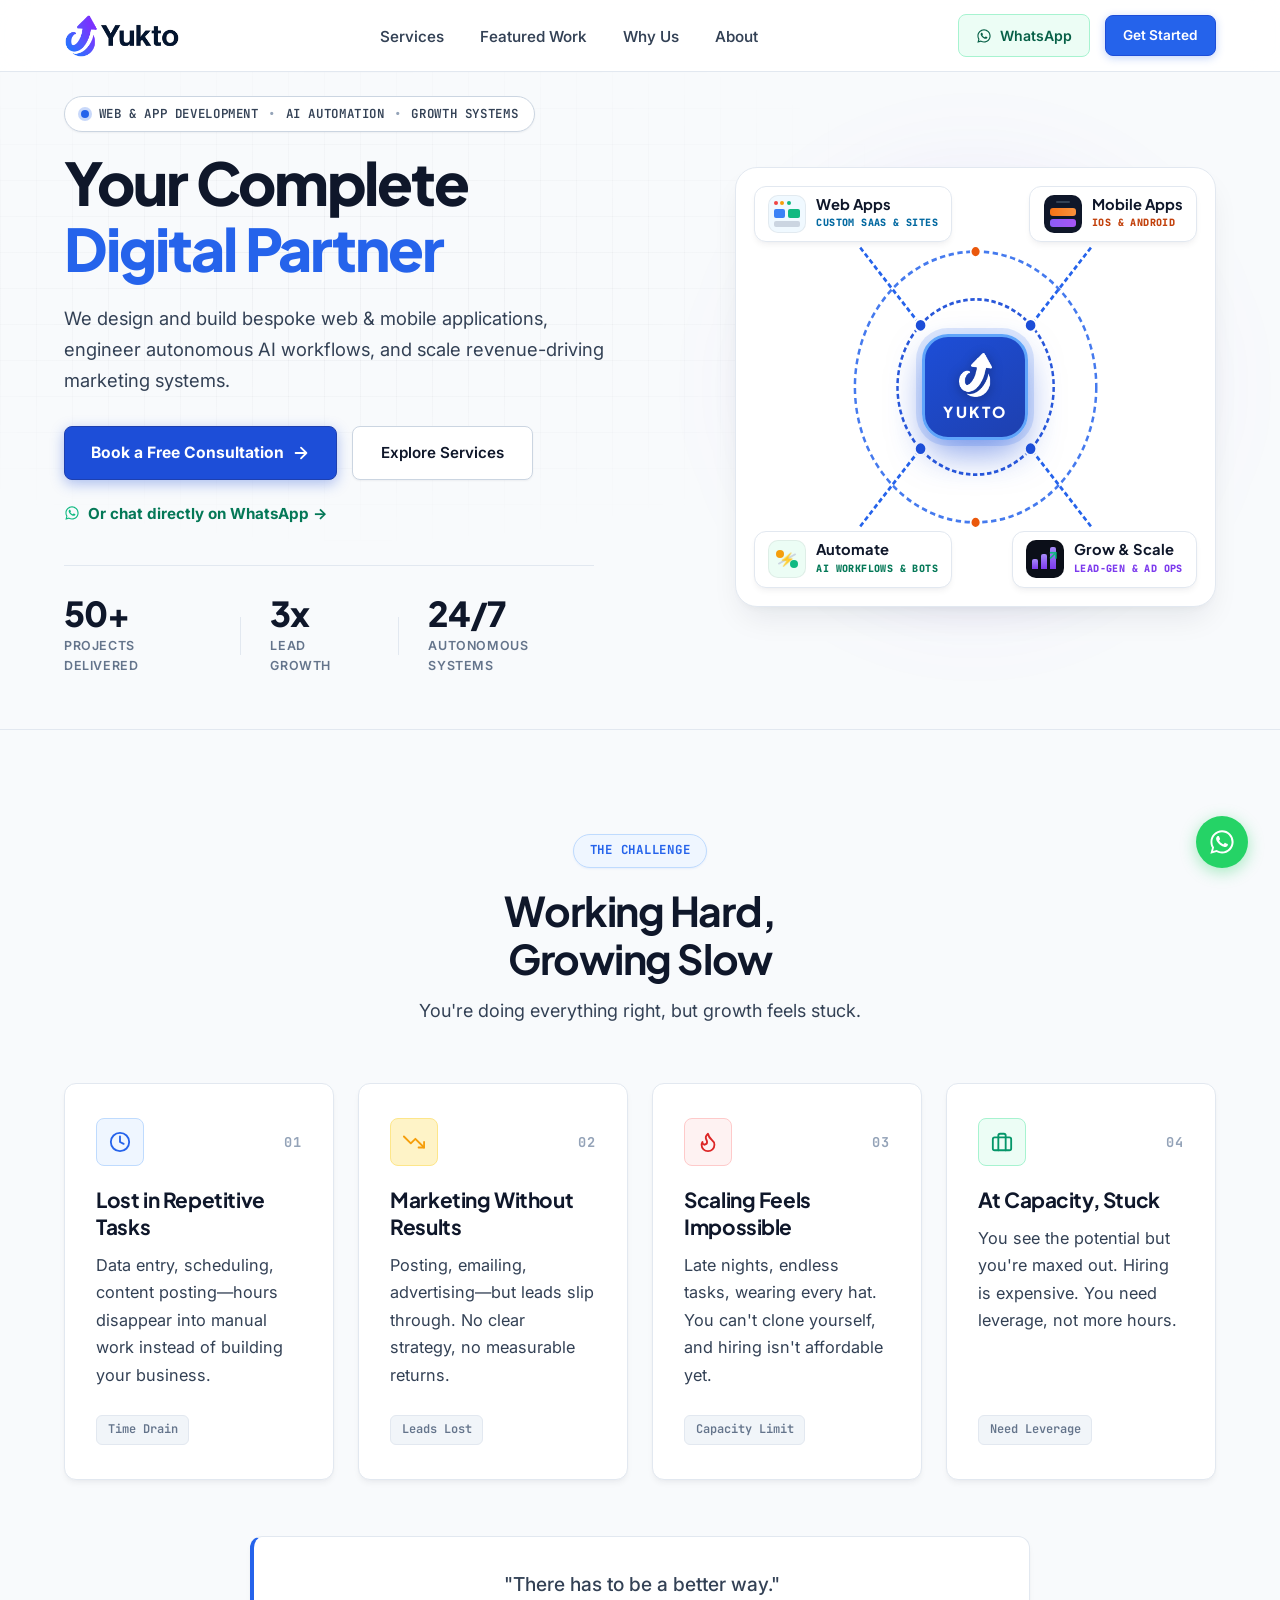
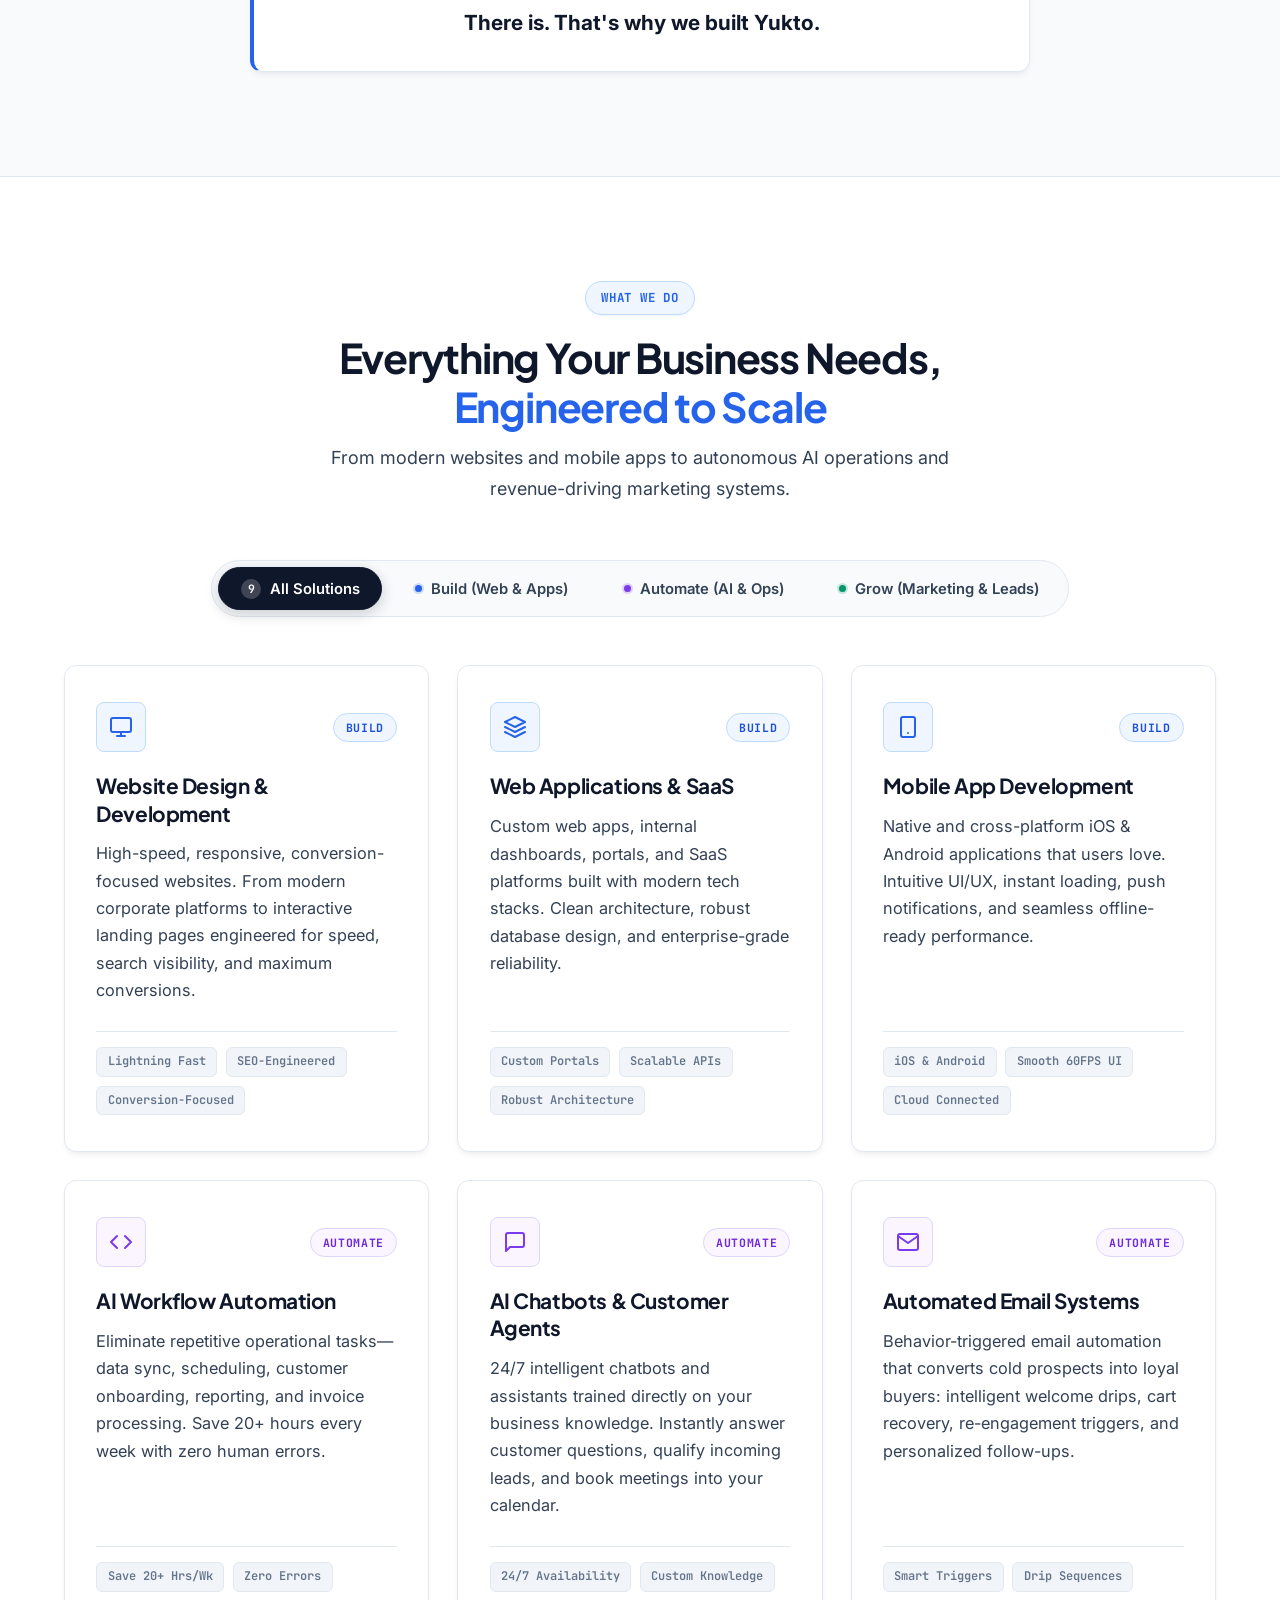
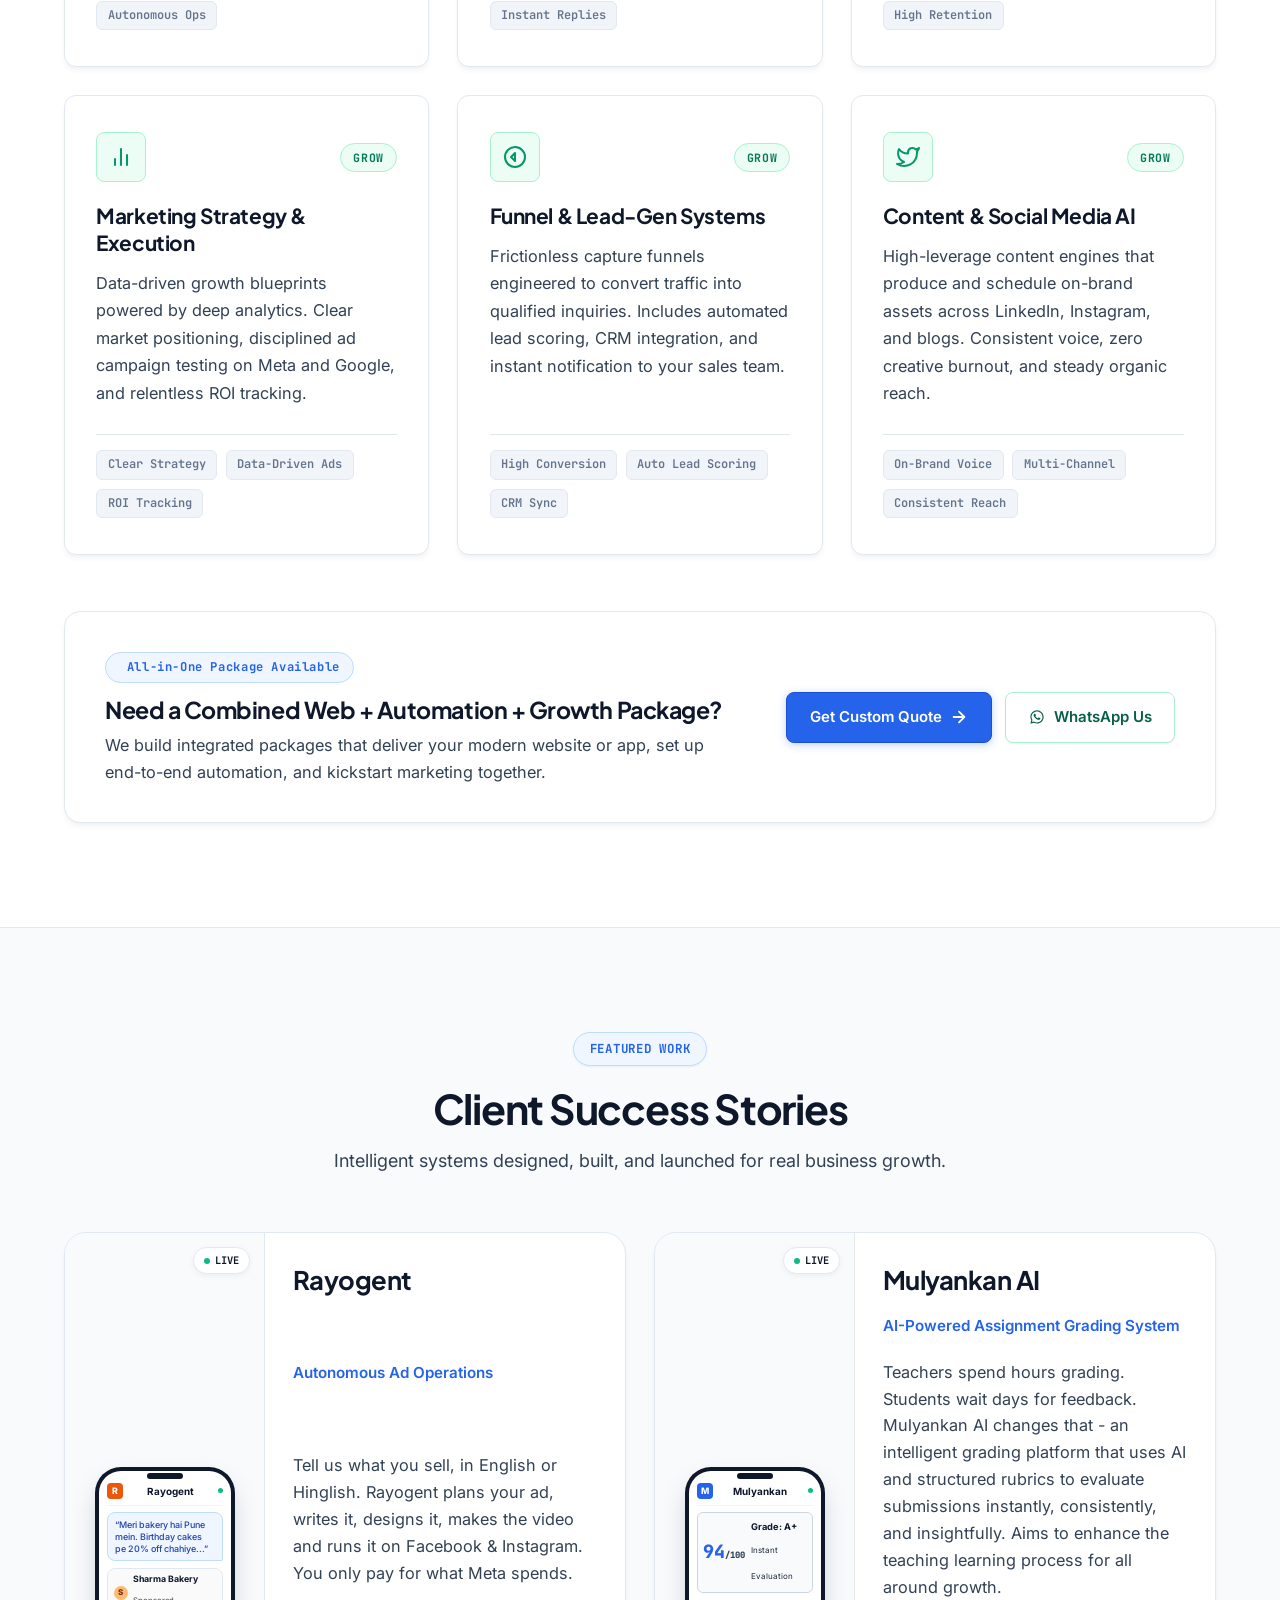
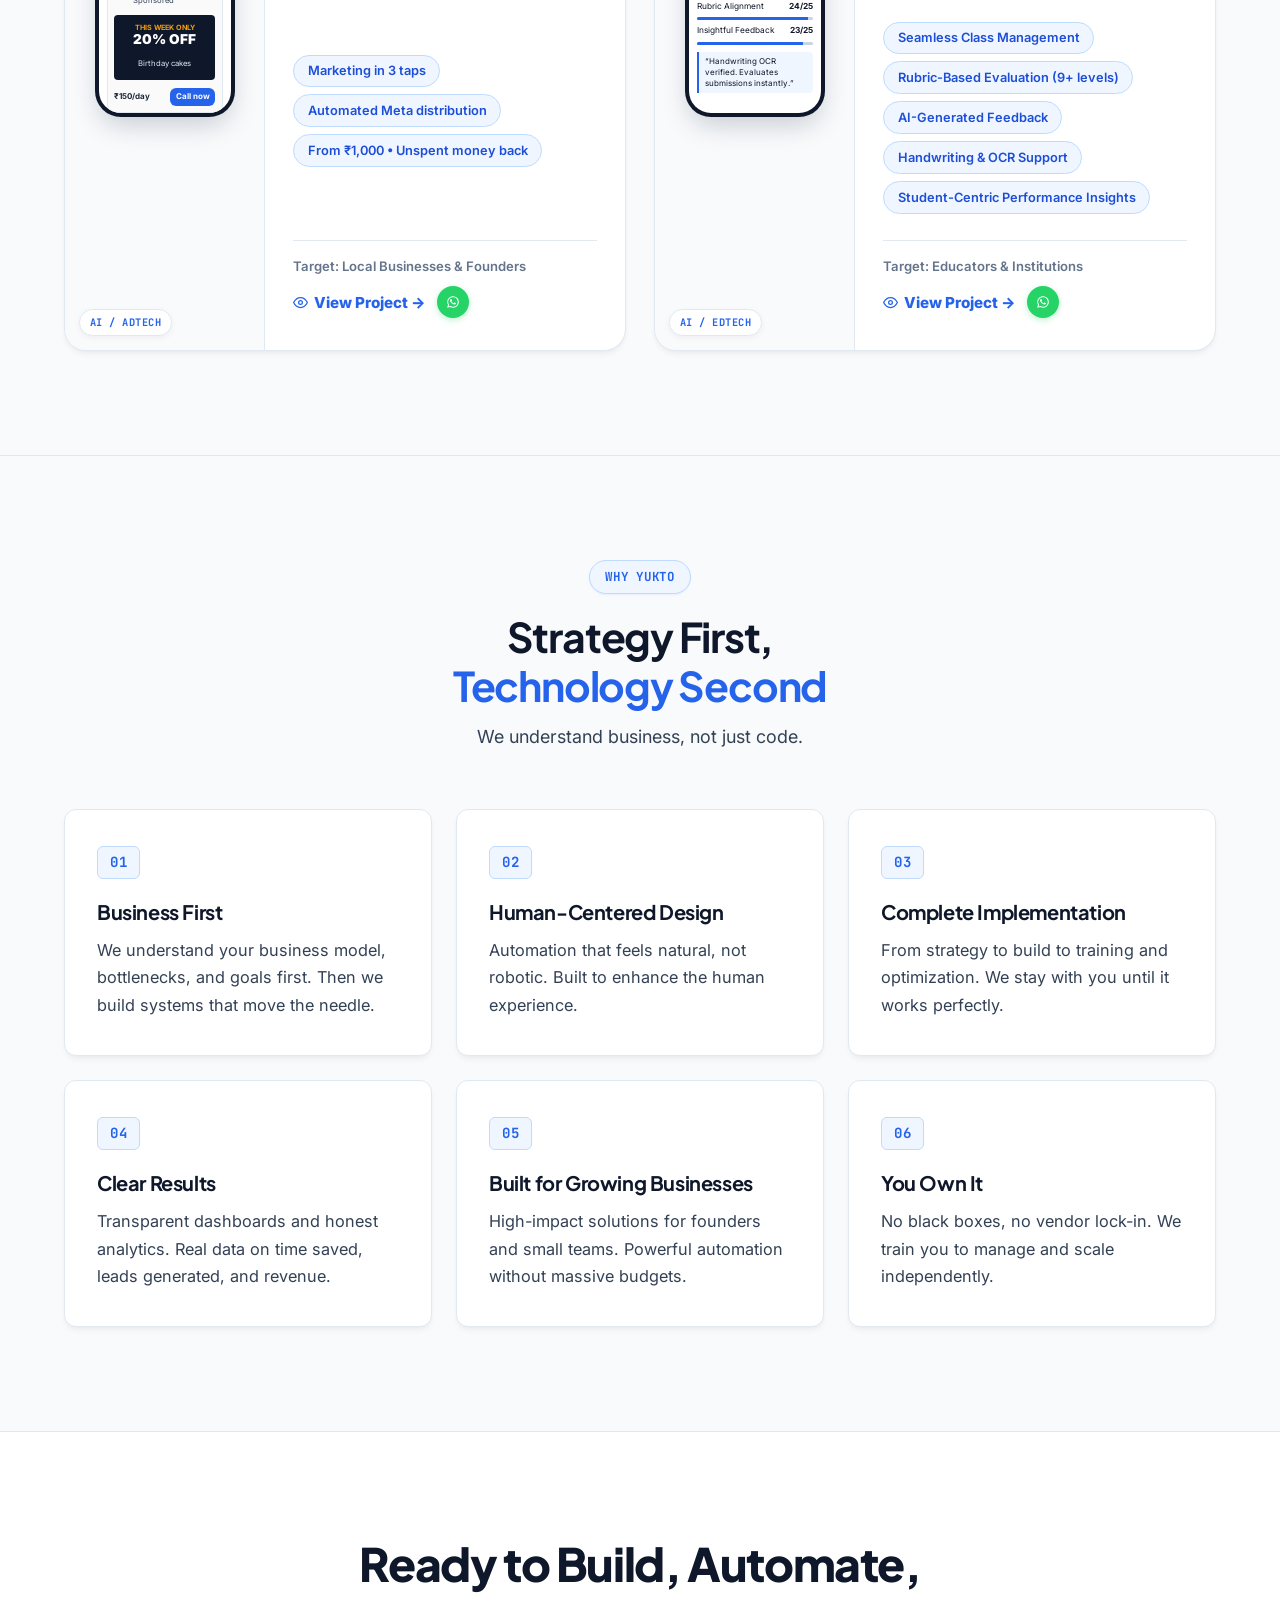
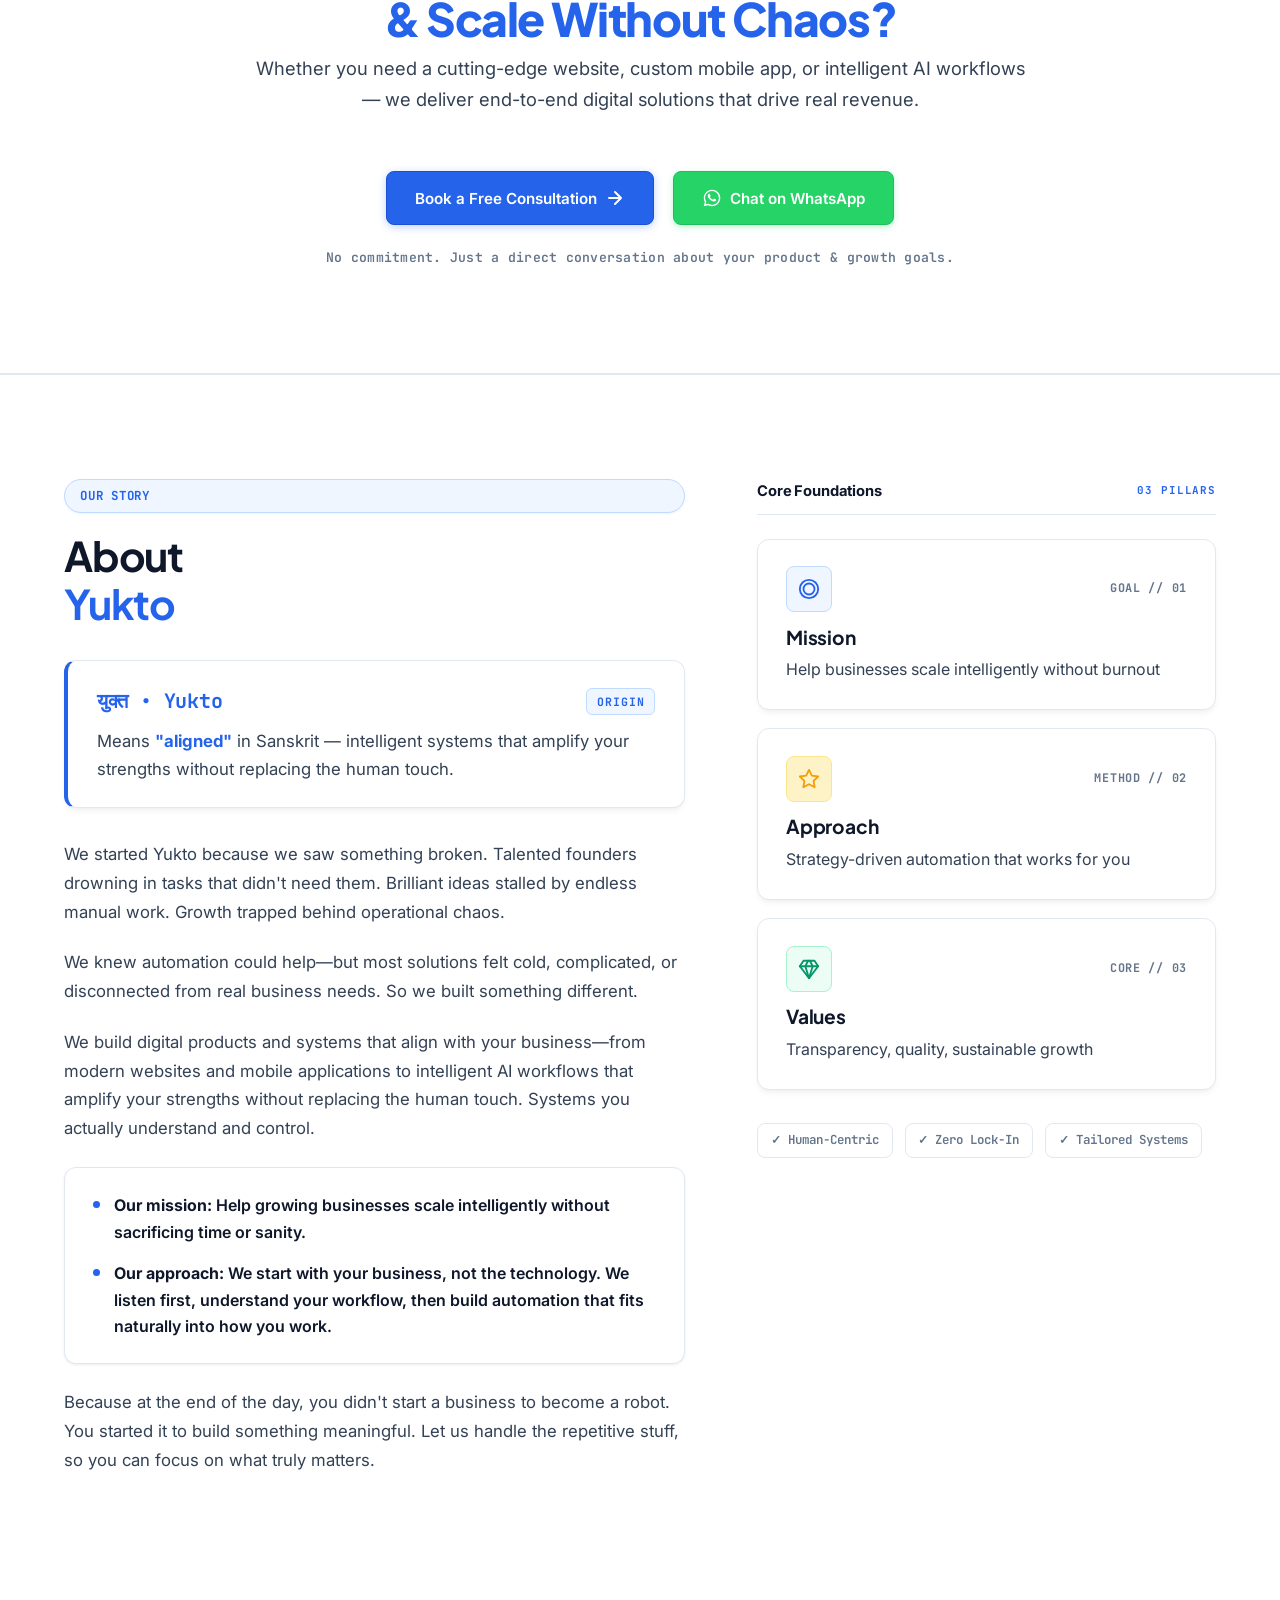
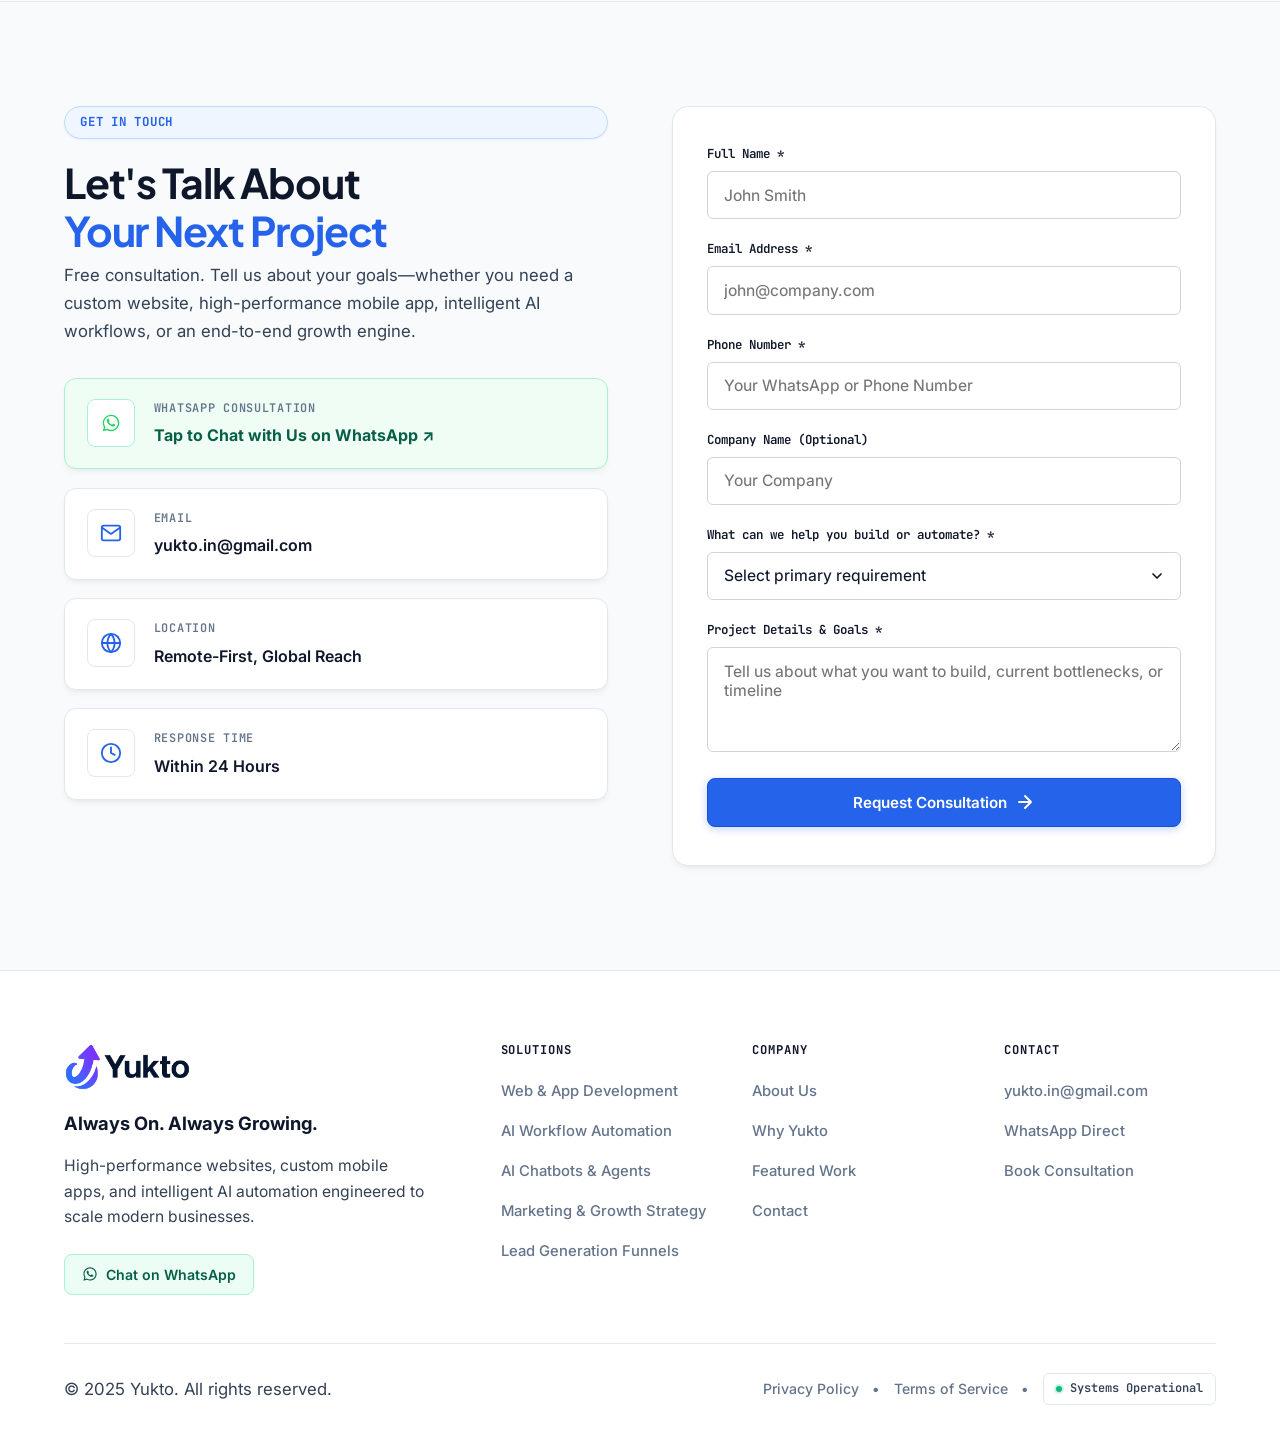
<file: index.html>
<!DOCTYPE html>
<html lang="en">
<head>
    <meta charset="UTF-8">
    <meta name="viewport" content="width=device-width, initial-scale=1.0">
    <meta name="description" content="Yukto - Web & App Development, AI Automation & Digital Marketing. Transform your business with high-performance websites, custom apps, and intelligent automated workflows.">
    <title>Yukto - Your Complete Digital Partner | Web, Apps & AI Automation</title>
    
    <!-- Design System & Modular Styles -->
    <link rel="stylesheet" href="styles.css">
    
    <!-- Typography -->
    <link rel="preconnect" href="https://fonts.googleapis.com">
    <link rel="preconnect" href="https://fonts.gstatic.com" crossorigin>
    <link href="https://fonts.googleapis.com/css2?family=Plus+Jakarta+Sans:wght@500;600;700;800&family=Inter:wght@400;500;600;700&family=JetBrains+Mono:wght@500;600;700;800&display=swap" rel="stylesheet">
</head>
<body>
<!-- Navigation -->
    <nav class="navbar">
        <div class="container">
            <div class="nav-content">
                <a href="#home" class="logo" title="Yukto">
                    <img src="yukto-logo-transparent.png" alt="Yukto Logo" class="logo-image">
                </a>
                <ul class="nav-links">
                    <li><a href="#services">Services</a></li>
                    <li><a href="#work">Featured Work</a></li>
                    <li><a href="#why-us">Why Us</a></li>
                    <li><a href="#about">About</a></li>
                    <li class="mobile-cta-item">
                        <a href="#contact" class="btn btn-primary btn-mobile-nav">Get Started</a>
                    </li>
                    <li class="mobile-cta-item">
                        <a href="https://wa.me/917379298146?text=Hi%20Yukto,%20I'd%20like%20to%20discuss%20your%20services." target="_blank" rel="noopener noreferrer" class="btn btn-whatsapp btn-mobile-nav">
                            <svg class="wa-icon-sm" viewBox="0 0 24 24" fill="currentColor">
                                <path d="M12.04 2c-5.46 0-9.91 4.45-9.91 9.91 0 1.75.46 3.45 1.32 4.95L2.05 22l5.25-1.38c1.45.79 3.08 1.21 4.74 1.21 5.46 0 9.91-4.45 9.91-9.91 0-2.65-1.03-5.14-2.9-7.01A9.82 9.82 0 0 0 12.04 2zm0 18.15c-1.49 0-2.95-.4-4.23-1.16l-.3-.18-3.14.82.84-3.06-.2-.31a8.19 8.19 0 0 1-1.26-4.35c0-4.54 3.7-8.24 8.24-8.24 2.2 0 4.27.86 5.82 2.42a8.18 8.18 0 0 1 2.41 5.83c.01 4.54-3.68 8.23-8.22 8.23zm4.52-6.57c-.25-.12-1.47-.72-1.7-.8-.23-.08-.39-.12-.56.12-.17.25-.64.8-.79.97-.14.17-.29.19-.54.07-.25-.12-1.05-.39-2-1.23-.74-.66-1.24-1.47-1.39-1.72-.14-.25-.02-.38.11-.5.11-.11.25-.29.37-.43.12-.14.17-.25.25-.41.08-.17.04-.31-.02-.43-.06-.12-.56-1.35-.77-1.85-.2-.48-.41-.42-.56-.43h-.48c-.17 0-.43.06-.66.31-.23.25-.87.85-.87 2.07 0 1.22.89 2.4 1.01 2.57.12.17 1.75 2.67 4.24 3.74.59.26 1.05.41 1.41.53.6.19 1.14.16 1.57.1.48-.07 1.47-.6 1.68-1.18.21-.58.21-1.07.15-1.18-.06-.12-.22-.19-.47-.31z"/>
                            </svg>
                            <span>WhatsApp Us</span>
                        </a>
                    </li>
                </ul>
                <div class="nav-actions">
                    <a href="https://wa.me/917379298146?text=Hi%20Yukto,%20I'd%20like%20to%20discuss%20your%20services." target="_blank" rel="noopener noreferrer" class="nav-wa-btn" title="Chat on WhatsApp">
                        <svg class="wa-icon-sm" viewBox="0 0 24 24" fill="currentColor">
                            <path d="M12.04 2c-5.46 0-9.91 4.45-9.91 9.91 0 1.75.46 3.45 1.32 4.95L2.05 22l5.25-1.38c1.45.79 3.08 1.21 4.74 1.21 5.46 0 9.91-4.45 9.91-9.91 0-2.65-1.03-5.14-2.9-7.01A9.82 9.82 0 0 0 12.04 2zm0 18.15c-1.49 0-2.95-.4-4.23-1.16l-.3-.18-3.14.82.84-3.06-.2-.31a8.19 8.19 0 0 1-1.26-4.35c0-4.54 3.7-8.24 8.24-8.24 2.2 0 4.27.86 5.82 2.42a8.18 8.18 0 0 1 2.41 5.83c.01 4.54-3.68 8.23-8.22 8.23zm4.52-6.57c-.25-.12-1.47-.72-1.7-.8-.23-.08-.39-.12-.56.12-.17.25-.64.8-.79.97-.14.17-.29.19-.54.07-.25-.12-1.05-.39-2-1.23-.74-.66-1.24-1.47-1.39-1.72-.14-.25-.02-.38.11-.5.11-.11.25-.29.37-.43.12-.14.17-.25.25-.41.08-.17.04-.31-.02-.43-.06-.12-.56-1.35-.77-1.85-.2-.48-.41-.42-.56-.43h-.48c-.17 0-.43.06-.66.31-.23.25-.87.85-.87 2.07 0 1.22.89 2.4 1.01 2.57.12.17 1.75 2.67 4.24 3.74.59.26 1.05.41 1.41.53.6.19 1.14.16 1.57.1.48-.07 1.47-.6 1.68-1.18.21-.58.21-1.07.15-1.18-.06-.12-.22-.19-.47-.31z"/>
                        </svg>
                        <span>WhatsApp</span>
                    </a>
                    <a href="#contact" class="btn btn-primary btn-nav">Get Started</a>
                </div>
                <div class="nav-mobile-controls">
                    <a href="https://wa.me/917379298146?text=Hi%20Yukto,%20I'd%20like%20to%20discuss%20your%20services." target="_blank" rel="noopener noreferrer" class="mobile-wa-icon-btn" title="Chat on WhatsApp" aria-label="WhatsApp">
                        <svg class="wa-icon-sm" viewBox="0 0 24 24" fill="currentColor">
                            <path d="M12.04 2c-5.46 0-9.91 4.45-9.91 9.91 0 1.75.46 3.45 1.32 4.95L2.05 22l5.25-1.38c1.45.79 3.08 1.21 4.74 1.21 5.46 0 9.91-4.45 9.91-9.91 0-2.65-1.03-5.14-2.9-7.01A9.82 9.82 0 0 0 12.04 2zm0 18.15c-1.49 0-2.95-.4-4.23-1.16l-.3-.18-3.14.82.84-3.06-.2-.31a8.19 8.19 0 0 1-1.26-4.35c0-4.54 3.7-8.24 8.24-8.24 2.2 0 4.27.86 5.82 2.42a8.18 8.18 0 0 1 2.41 5.83c.01 4.54-3.68 8.23-8.22 8.23zm4.52-6.57c-.25-.12-1.47-.72-1.7-.8-.23-.08-.39-.12-.56.12-.17.25-.64.8-.79.97-.14.17-.29.19-.54.07-.25-.12-1.05-.39-2-1.23-.74-.66-1.24-1.47-1.39-1.72-.14-.25-.02-.38.11-.5.11-.11.25-.29.37-.43.12-.14.17-.25.25-.41.08-.17.04-.31-.02-.43-.06-.12-.56-1.35-.77-1.85-.2-.48-.41-.42-.56-.43h-.48c-.17 0-.43.06-.66.31-.23.25-.87.85-.87 2.07 0 1.22.89 2.4 1.01 2.57.12.17 1.75 2.67 4.24 3.74.59.26 1.05.41 1.41.53.6.19 1.14.16 1.57.1.48-.07 1.47-.6 1.68-1.18.21-.58.21-1.07.15-1.18-.06-.12-.22-.19-.47-.31z"/>
                        </svg>
                    </a>
                    <button class="mobile-menu-btn" aria-label="Toggle menu">
                        <span></span>
                        <span></span>
                        <span></span>
                    </button>
                </div>
            </div>
        </div>
    </nav>

<!-- Hero Section -->
    <section class="hero" id="home">
        <div class="technical-grid-bg"></div>
        <div class="container">
            <div class="hero-split-grid">
                
                <!-- Left Column: Content & Actions -->
                <div class="hero-left-col">
                    <!-- Consolidated Pre-heading Kicker -->
                    <div class="hero-kicker">
                        <span class="kicker-pulse-dot"></span>
                        <span class="kicker-item">Web &amp; App<span class="hide-xs"> Development</span></span>
                        <span class="kicker-sep">•</span>
                        <span class="kicker-item">AI Automation</span>
                        <span class="kicker-sep">•</span>
                        <span class="kicker-item">Growth Systems</span>
                    </div>

                    <h1 class="hero-title">
                        Your Complete<br>
                        <span class="hero-accent">Digital Partner</span>
                    </h1>

                    <p class="hero-subtitle">
                        We design and build bespoke web &amp; mobile applications, engineer autonomous AI workflows, and scale revenue-driving marketing systems.
                    </p>

                    <!-- Refined Action Hierarchy (No Button Soup) -->
                    <div class="hero-cta-wrapper">
                        <div class="hero-buttons-row">
                            <a href="#contact" class="btn btn-primary btn-large btn-hero-primary">
                                <span>Book a Free Consultation</span>
                                <svg class="btn-arrow" width="18" height="18" viewBox="0 0 20 20" fill="none">
                                    <path d="M4 10H16M16 10L10 4M16 10L10 16" stroke="currentColor" stroke-width="2" stroke-linecap="round" stroke-linejoin="round"/>
                                </svg>
                            </a>
                            <a href="#services" class="btn btn-ghost btn-large">
                                Explore Services
                            </a>
                        </div>
                        <a href="https://wa.me/917379298146?text=Hi%20Yukto,%20I'd%20like%20to%20discuss%20your%20services." target="_blank" rel="noopener noreferrer" class="hero-wa-link">
                            <svg class="wa-icon-sm" viewBox="0 0 24 24" fill="currentColor">
                                <path d="M12.04 2c-5.46 0-9.91 4.45-9.91 9.91 0 1.75.46 3.45 1.32 4.95L2.05 22l5.25-1.38c1.45.79 3.08 1.21 4.74 1.21 5.46 0 9.91-4.45 9.91-9.91 0-2.65-1.03-5.14-2.9-7.01A9.82 9.82 0 0 0 12.04 2zm0 18.15c-1.49 0-2.95-.4-4.23-1.16l-.3-.18-3.14.82.84-3.06-.2-.31a8.19 8.19 0 0 1-1.26-4.35c0-4.54 3.7-8.24 8.24-8.24 2.2 0 4.27.86 5.82 2.42a8.18 8.18 0 0 1 2.41 5.83c.01 4.54-3.68 8.23-8.22 8.23zm4.52-6.57c-.25-.12-1.47-.72-1.7-.8-.23-.08-.39-.12-.56.12-.17.25-.64.8-.79.97-.14.17-.29.19-.54.07-.25-.12-1.05-.39-2-1.23-.74-.66-1.24-1.47-1.39-1.72-.14-.25-.02-.38.11-.5.11-.11.25-.29.37-.43.12-.14.17-.25.25-.41.08-.17.04-.31-.02-.43-.06-.12-.56-1.35-.77-1.85-.2-.48-.41-.42-.56-.43h-.48c-.17 0-.43.06-.66.31-.23.25-.87.85-.87 2.07 0 1.22.89 2.4 1.01 2.57.12.17 1.75 2.67 4.24 3.74.59.26 1.05.41 1.41.53.6.19 1.14.16 1.57.1.48-.07 1.47-.6 1.68-1.18.21-.58.21-1.07.15-1.18-.06-.12-.22-.19-.47-.31z"/>
                            </svg>
                            <span>Or chat directly on WhatsApp &rarr;</span>
                        </a>
                    </div>

                    <!-- Unboxed Integrated Stats Strip -->
                    <div class="hero-stats-strip">
                        <div class="hero-stat-item">
                            <div class="hero-stat-number" data-target="50" data-suffix="+">50+</div>
                            <div class="hero-stat-label">Projects Delivered</div>
                        </div>
                        <div class="hero-stat-divider"></div>
                        <div class="hero-stat-item">
                            <div class="hero-stat-number" data-target="3" data-suffix="x">3x</div>
                            <div class="hero-stat-label">Lead Growth</div>
                        </div>
                        <div class="hero-stat-divider"></div>
                        <div class="hero-stat-item">
                            <div class="hero-stat-number" data-target="24" data-suffix="/7">24/7</div>
                            <div class="hero-stat-label">Autonomous Systems</div>
                        </div>
                    </div>
                </div>

                <!-- Right Column: Connected AI Core Network Graph (Replacing the 3 cards) -->
                <div class="hero-visual-col">
                    <div class="hero-visual-glow"></div>
                    <div class="network-graph-card">
                        
                        <!-- Dotted Network Graph SVG with Concentric Rings & Connectors (540x440 No-Overlap Architecture) -->
                        <svg class="graph-network-svg" viewBox="0 0 540 440" preserveAspectRatio="none">
                            <!-- Outer dashed orbital ring (Motion Orbit) -->
                            <ellipse class="graph-ring graph-ring-outer" cx="270" cy="220" rx="136" ry="136" fill="none" stroke="#2563EB" stroke-width="2.8" stroke-dasharray="6,4" stroke-opacity="0.85" />
                            <!-- Inner dashed orbital ring (Motion Orbit) -->
                            <ellipse class="graph-ring graph-ring-inner" cx="270" cy="220" rx="88" ry="88" fill="none" stroke="#1D4ED8" stroke-width="2.8" stroke-dasharray="5,3" stroke-opacity="0.95" />
                            
                            <!-- Bold diagonal connection lines (Data Flow Motion) -->
                            <!-- Top-Left connection line -->
                            <line class="graph-stream-line" x1="140" y1="80" x2="208" y2="158" stroke="#2563EB" stroke-width="3" stroke-dasharray="5,3" stroke-opacity="1" />
                            <!-- Top-Right connection line -->
                            <line class="graph-stream-line" x1="400" y1="80" x2="332" y2="158" stroke="#2563EB" stroke-width="3" stroke-dasharray="5,3" stroke-opacity="1" />
                            <!-- Bottom-Left connection line -->
                            <line class="graph-stream-line" x1="140" y1="360" x2="208" y2="282" stroke="#2563EB" stroke-width="3" stroke-dasharray="5,3" stroke-opacity="1" />
                            <!-- Bottom-Right connection line -->
                            <line class="graph-stream-line" x1="400" y1="360" x2="332" y2="282" stroke="#2563EB" stroke-width="3" stroke-dasharray="5,3" stroke-opacity="1" />

                            <!-- 4 Large Anchor Dots with crisp white rim -->
                            <circle class="graph-anchor-dot" cx="208" cy="158" r="6.5" fill="#1D4ED8" stroke="#FFFFFF" stroke-width="2.2" />
                            <circle class="graph-anchor-dot" cx="332" cy="158" r="6.5" fill="#1D4ED8" stroke="#FFFFFF" stroke-width="2.2" />
                            <circle class="graph-anchor-dot" cx="208" cy="282" r="6.5" fill="#1D4ED8" stroke="#FFFFFF" stroke-width="2.2" />
                            <circle class="graph-anchor-dot" cx="332" cy="282" r="6.5" fill="#1D4ED8" stroke="#FFFFFF" stroke-width="2.2" />

                            <!-- Top & Bottom Accent dots on vertical axis -->
                            <circle class="graph-accent-dot" cx="270" cy="84" r="5.5" fill="#EA580C" stroke="#FFFFFF" stroke-width="1.8" />
                            <circle class="graph-accent-dot" cx="270" cy="356" r="5.5" fill="#EA580C" stroke="#FFFFFF" stroke-width="1.8" />
                        </svg>

                        <!-- Center Squircle Hub: Pure Yukto Emblem & Brand Title (No Hub Text) -->
                        <div class="network-center-hub">
                            <div class="hub-brand-icon-wrapper">
                                <img src="yukto-icon-white.png" alt="Yukto Emblem" class="hub-brand-img">
                            </div>
                            <span class="hub-core-title">YUKTO</span>
                        </div>

                        <!-- 4 Satellite Corner Nodes -->
                        <!-- Top-Left: Web Apps -->
                        <div class="network-node node-top-left">
                            <div class="node-thumb thumb-web">
                                <div class="mini-app-screen screen-web">
                                    <div class="screen-bar-dots"><span></span><span></span><span></span></div>
                                    <div class="screen-blocks-grid">
                                        <div class="block b-blue"></div>
                                        <div class="block b-green"></div>
                                        <div class="block b-wide"></div>
                                    </div>
                                </div>
                            </div>
                            <div class="node-info">
                                <div class="node-title">Web Apps</div>
                                <div class="node-tag tag-blue">CUSTOM SAAS &amp; SITES</div>
                            </div>
                        </div>

                        <!-- Top-Right: Mobile Apps -->
                        <div class="network-node node-top-right">
                            <div class="node-thumb thumb-mobile">
                                <div class="mini-app-screen screen-mobile">
                                    <div class="screen-mobile-notch"></div>
                                    <div class="screen-mobile-feed">
                                        <div class="feed-item f-orange"></div>
                                        <div class="feed-item f-purple"></div>
                                    </div>
                                </div>
                            </div>
                            <div class="node-info">
                                <div class="node-title">Mobile Apps</div>
                                <div class="node-tag tag-orange">IOS &amp; ANDROID</div>
                            </div>
                        </div>

                        <!-- Bottom-Left: Automate -->
                        <div class="network-node node-bottom-left">
                            <div class="node-thumb thumb-automate">
                                <div class="mini-app-screen screen-automate">
                                    <div class="pipeline-node p-yellow"></div>
                                    <div class="pipeline-line"></div>
                                    <div class="pipeline-node p-green"></div>
                                    <div class="pipeline-bolt">⚡</div>
                                </div>
                            </div>
                            <div class="node-info">
                                <div class="node-title">Automate</div>
                                <div class="node-tag tag-emerald">AI WORKFLOWS &amp; BOTS</div>
                            </div>
                        </div>

                        <!-- Bottom-Right: Grow & Scale -->
                        <div class="network-node node-bottom-right">
                            <div class="node-thumb thumb-grow">
                                <div class="mini-app-screen screen-grow">
                                    <div class="chart-bars">
                                        <span class="c-bar" style="height: 45%;"></span>
                                        <span class="c-bar" style="height: 70%;"></span>
                                        <span class="c-bar" style="height: 100%;"></span>
                                    </div>
                                    <div class="chart-sparkline">↗</div>
                                </div>
                            </div>
                            <div class="node-info">
                                <div class="node-title">Grow &amp; Scale</div>
                                <div class="node-tag tag-violet">LEAD-GEN &amp; AD OPS</div>
                            </div>
                        </div>

                    </div>
                </div>

            </div>
        </div>
    </section>

<!-- Problem Section -->
    <section class="problem" id="problem">
        <div class="container">
            <div class="section-header centered">
                <span class="section-tag">The Challenge</span>
                <h2 class="section-title">
                    Working Hard,<br>
                    Growing Slow
                </h2>
                <p class="section-description">
                    You're doing everything right, but growth feels stuck.
                </p>
            </div>

            <div class="problem-grid">
                <div class="problem-card">
                    <div class="problem-card-header">
                        <div class="problem-icon-wrapper cobalt">
                            <svg width="22" height="22" viewBox="0 0 24 24" fill="none" stroke="currentColor" stroke-width="2" stroke-linecap="round" stroke-linejoin="round">
                                <circle cx="12" cy="12" r="10"></circle>
                                <polyline points="12 6 12 12 16 14"></polyline>
                            </svg>
                        </div>
                        <span class="problem-card-num">01</span>
                    </div>
                    <h3>Lost in Repetitive Tasks</h3>
                    <p>
                        Data entry, scheduling, content posting—hours disappear into manual work instead of building your business.
                    </p>
                    <div class="problem-tag">Time Drain</div>
                </div>

                <div class="problem-card">
                    <div class="problem-card-header">
                        <div class="problem-icon-wrapper ochre">
                            <svg width="22" height="22" viewBox="0 0 24 24" fill="none" stroke="currentColor" stroke-width="2" stroke-linecap="round" stroke-linejoin="round">
                                <polyline points="23 18 13.5 8.5 8.5 13.5 1 6"></polyline>
                                <polyline points="17 18 23 18 23 12"></polyline>
                            </svg>
                        </div>
                        <span class="problem-card-num">02</span>
                    </div>
                    <h3>Marketing Without Results</h3>
                    <p>
                        Posting, emailing, advertising—but leads slip through. No clear strategy, no measurable returns.
                    </p>
                    <div class="problem-tag">Leads Lost</div>
                </div>

                <div class="problem-card">
                    <div class="problem-card-header">
                        <div class="problem-icon-wrapper red">
                            <svg width="22" height="22" viewBox="0 0 24 24" fill="none" stroke="currentColor" stroke-width="2" stroke-linecap="round" stroke-linejoin="round">
                                <path d="M8.5 14.5A2.5 2.5 0 0 0 11 12c0-1.38-.5-2-1-3-1.072-2.143-.224-4.054 2-6 .5 2.5 2 4.9 4 6.5 2 1.6 3 3.5 3 5.5a7 7 0 1 1-14 0c0-1.153.433-2.294 1-3a2.5 2.5 0 0 0 2.5 3z"></path>
                            </svg>
                        </div>
                        <span class="problem-card-num">03</span>
                    </div>
                    <h3>Scaling Feels Impossible</h3>
                    <p>
                        Late nights, endless tasks, wearing every hat. You can't clone yourself, and hiring isn't affordable yet.
                    </p>
                    <div class="problem-tag">Capacity Limit</div>
                </div>

                <div class="problem-card">
                    <div class="problem-card-header">
                        <div class="problem-icon-wrapper emerald">
                            <svg width="22" height="22" viewBox="0 0 24 24" fill="none" stroke="currentColor" stroke-width="2" stroke-linecap="round" stroke-linejoin="round">
                                <rect x="2" y="7" width="20" height="14" rx="2" ry="2"></rect>
                                <path d="M16 21V5a2 2 0 0 0-2-2h-4a2 2 0 0 0-2 2v16"></path>
                            </svg>
                        </div>
                        <span class="problem-card-num">04</span>
                    </div>
                    <h3>At Capacity, Stuck</h3>
                    <p>
                        You see the potential but you're maxed out. Hiring is expensive. You need leverage, not more hours.
                    </p>
                    <div class="problem-tag">Need Leverage</div>
                </div>
            </div>

            <div class="problem-callout">
                <p class="callout-text">
                    "There has to be a better way."<br>
                    <span class="callout-highlight">There is. That's why we built Yukto.</span>
                </p>
            </div>
        </div>
    </section>

<!-- Solutions / Services Section -->
    <section class="services" id="services">
        <div class="container">
            <div class="section-header centered">
                <span class="section-tag">What We Do</span>
                <h2 class="section-title">
                    Everything Your Business Needs,<br>
                    <span class="section-title-accent">Engineered to Scale</span>
                </h2>
                <p class="section-description">
                    From modern websites and mobile apps to autonomous AI operations and revenue-driving marketing systems.
                </p>
            </div>

            <!-- Category Filter Tabs -->
            <div class="services-tabs" role="tablist" aria-label="Service Categories">
                <button class="tab-btn active" data-tab="all" role="tab" aria-selected="true">
                    <span class="tab-badge-num">9</span> All Solutions
                </button>
                <button class="tab-btn" data-tab="build" role="tab" aria-selected="false">
                    <span class="tab-dot dot-cobalt"></span> Build (Web &amp; Apps)
                </button>
                <button class="tab-btn" data-tab="automate" role="tab" aria-selected="false">
                    <span class="tab-dot dot-violet"></span> Automate (AI &amp; Ops)
                </button>
                <button class="tab-btn" data-tab="grow" role="tab" aria-selected="false">
                    <span class="tab-dot dot-emerald"></span> Grow (Marketing &amp; Leads)
                </button>
            </div>

            <div class="services-grid">
                <!-- ================= BUILD PILLAR ================= -->
                <!-- Card 1: Website Design & Development -->
                <div class="service-card" data-category="build">
                    <div class="service-card-top">
                        <div class="service-icon icon-cobalt">
                            <svg width="24" height="24" viewBox="0 0 24 24" fill="none" stroke="currentColor" stroke-width="2" stroke-linecap="round" stroke-linejoin="round">
                                <rect x="2" y="3" width="20" height="14" rx="2" ry="2"></rect>
                                <line x1="8" y1="21" x2="16" y2="21"></line>
                                <line x1="12" y1="17" x2="12" y2="21"></line>
                            </svg>
                        </div>
                        <span class="service-pillar-pill pillar-build">BUILD</span>
                    </div>
                    <h3>Website Design &amp; Development</h3>
                    <p>
                        High-speed, responsive, conversion-focused websites. From modern corporate platforms to interactive landing pages engineered for speed, search visibility, and maximum conversions.
                    </p>
                    <div class="service-benefits">
                        <span class="benefit-tag">Lightning Fast</span>
                        <span class="benefit-tag">SEO-Engineered</span>
                        <span class="benefit-tag">Conversion-Focused</span>
                    </div>
                </div>

                <!-- Card 2: Custom Web Applications & SaaS -->
                <div class="service-card" data-category="build">
                    <div class="service-card-top">
                        <div class="service-icon icon-cobalt">
                            <svg width="24" height="24" viewBox="0 0 24 24" fill="none" stroke="currentColor" stroke-width="2" stroke-linecap="round" stroke-linejoin="round">
                                <polygon points="12 2 2 7 12 12 22 7 12 2"></polygon>
                                <polyline points="2 17 12 22 22 17"></polyline>
                                <polyline points="2 12 12 17 22 12"></polyline>
                            </svg>
                        </div>
                        <span class="service-pillar-pill pillar-build">BUILD</span>
                    </div>
                    <h3>Web Applications &amp; SaaS</h3>
                    <p>
                        Custom web apps, internal dashboards, portals, and SaaS platforms built with modern tech stacks. Clean architecture, robust database design, and enterprise-grade reliability.
                    </p>
                    <div class="service-benefits">
                        <span class="benefit-tag">Custom Portals</span>
                        <span class="benefit-tag">Scalable APIs</span>
                        <span class="benefit-tag">Robust Architecture</span>
                    </div>
                </div>

                <!-- Card 3: Mobile App Development -->
                <div class="service-card" data-category="build">
                    <div class="service-card-top">
                        <div class="service-icon icon-cobalt">
                            <svg width="24" height="24" viewBox="0 0 24 24" fill="none" stroke="currentColor" stroke-width="2" stroke-linecap="round" stroke-linejoin="round">
                                <rect x="5" y="2" width="14" height="20" rx="2" ry="2"></rect>
                                <line x1="12" y1="18" x2="12.01" y2="18"></line>
                            </svg>
                        </div>
                        <span class="service-pillar-pill pillar-build">BUILD</span>
                    </div>
                    <h3>Mobile App Development</h3>
                    <p>
                        Native and cross-platform iOS &amp; Android applications that users love. Intuitive UI/UX, instant loading, push notifications, and seamless offline-ready performance.
                    </p>
                    <div class="service-benefits">
                        <span class="benefit-tag">iOS &amp; Android</span>
                        <span class="benefit-tag">Smooth 60FPS UI</span>
                        <span class="benefit-tag">Cloud Connected</span>
                    </div>
                </div>

                <!-- ================= AUTOMATE PILLAR ================= -->
                <!-- Card 4: AI Workflow Automation -->
                <div class="service-card" data-category="automate">
                    <div class="service-card-top">
                        <div class="service-icon icon-violet">
                            <svg width="24" height="24" viewBox="0 0 24 24" fill="none" stroke="currentColor" stroke-width="2" stroke-linecap="round" stroke-linejoin="round">
                                <polyline points="16 18 22 12 16 6"></polyline>
                                <polyline points="8 6 2 12 8 18"></polyline>
                            </svg>
                        </div>
                        <span class="service-pillar-pill pillar-automate">AUTOMATE</span>
                    </div>
                    <h3>AI Workflow Automation</h3>
                    <p>
                        Eliminate repetitive operational tasks—data sync, scheduling, customer onboarding, reporting, and invoice processing. Save 20+ hours every week with zero human errors.
                    </p>
                    <div class="service-benefits">
                        <span class="benefit-tag">Save 20+ Hrs/Wk</span>
                        <span class="benefit-tag">Zero Errors</span>
                        <span class="benefit-tag">Autonomous Ops</span>
                    </div>
                </div>

                <!-- Card 5: AI Chatbots & Customer Agents -->
                <div class="service-card" data-category="automate">
                    <div class="service-card-top">
                        <div class="service-icon icon-violet">
                            <svg width="24" height="24" viewBox="0 0 24 24" fill="none" stroke="currentColor" stroke-width="2" stroke-linecap="round" stroke-linejoin="round">
                                <path d="M21 15a2 2 0 0 1-2 2H7l-4 4V5a2 2 0 0 1 2-2h14a2 2 0 0 1 2 2z"></path>
                            </svg>
                        </div>
                        <span class="service-pillar-pill pillar-automate">AUTOMATE</span>
                    </div>
                    <h3>AI Chatbots &amp; Customer Agents</h3>
                    <p>
                        24/7 intelligent chatbots and assistants trained directly on your business knowledge. Instantly answer customer questions, qualify incoming leads, and book meetings into your calendar.
                    </p>
                    <div class="service-benefits">
                        <span class="benefit-tag">24/7 Availability</span>
                        <span class="benefit-tag">Custom Knowledge</span>
                        <span class="benefit-tag">Instant Replies</span>
                    </div>
                </div>

                <!-- Card 6: Automated Email Systems -->
                <div class="service-card" data-category="automate">
                    <div class="service-card-top">
                        <div class="service-icon icon-violet">
                            <svg width="24" height="24" viewBox="0 0 24 24" fill="none" stroke="currentColor" stroke-width="2" stroke-linecap="round" stroke-linejoin="round">
                                <path d="M4 4h16c1.1 0 2 .9 2 2v12c0 1.1-.9 2-2 2H4c-1.1 0-2-.9-2-2V6c0-1.1.9-2 2-2z"></path>
                                <polyline points="22,6 12,13 2,6"></polyline>
                            </svg>
                        </div>
                        <span class="service-pillar-pill pillar-automate">AUTOMATE</span>
                    </div>
                    <h3>Automated Email Systems</h3>
                    <p>
                        Behavior-triggered email automation that converts cold prospects into loyal buyers: intelligent welcome drips, cart recovery, re-engagement triggers, and personalized follow-ups.
                    </p>
                    <div class="service-benefits">
                        <span class="benefit-tag">Smart Triggers</span>
                        <span class="benefit-tag">Drip Sequences</span>
                        <span class="benefit-tag">High Retention</span>
                    </div>
                </div>

                <!-- ================= GROW PILLAR ================= -->
                <!-- Card 7: Marketing Strategy & Execution -->
                <div class="service-card" data-category="grow">
                    <div class="service-card-top">
                        <div class="service-icon icon-emerald">
                            <svg width="24" height="24" viewBox="0 0 24 24" fill="none" stroke="currentColor" stroke-width="2" stroke-linecap="round" stroke-linejoin="round">
                                <line x1="18" y1="20" x2="18" y2="10"></line>
                                <line x1="12" y1="20" x2="12" y2="4"></line>
                                <line x1="6" y1="20" x2="6" y2="14"></line>
                            </svg>
                        </div>
                        <span class="service-pillar-pill pillar-grow">GROW</span>
                    </div>
                    <h3>Marketing Strategy &amp; Execution</h3>
                    <p>
                        Data-driven growth blueprints powered by deep analytics. Clear market positioning, disciplined ad campaign testing on Meta and Google, and relentless ROI tracking.
                    </p>
                    <div class="service-benefits">
                        <span class="benefit-tag">Clear Strategy</span>
                        <span class="benefit-tag">Data-Driven Ads</span>
                        <span class="benefit-tag">ROI Tracking</span>
                    </div>
                </div>

                <!-- Card 8: Funnels & Lead Generation Systems -->
                <div class="service-card" data-category="grow">
                    <div class="service-card-top">
                        <div class="service-icon icon-emerald">
                            <svg width="24" height="24" viewBox="0 0 24 24" fill="none" stroke="currentColor" stroke-width="2" stroke-linecap="round" stroke-linejoin="round">
                                <circle cx="12" cy="12" r="10"></circle>
                                <polygon points="12 8 8 12 12 16 12 8"></polygon>
                            </svg>
                        </div>
                        <span class="service-pillar-pill pillar-grow">GROW</span>
                    </div>
                    <h3>Funnel &amp; Lead-Gen Systems</h3>
                    <p>
                        Frictionless capture funnels engineered to convert traffic into qualified inquiries. Includes automated lead scoring, CRM integration, and instant notification to your sales team.
                    </p>
                    <div class="service-benefits">
                        <span class="benefit-tag">High Conversion</span>
                        <span class="benefit-tag">Auto Lead Scoring</span>
                        <span class="benefit-tag">CRM Sync</span>
                    </div>
                </div>

                <!-- Card 9: Content & Social Media AI -->
                <div class="service-card" data-category="grow">
                    <div class="service-card-top">
                        <div class="service-icon icon-emerald">
                            <svg width="24" height="24" viewBox="0 0 24 24" fill="none" stroke="currentColor" stroke-width="2" stroke-linecap="round" stroke-linejoin="round">
                                <path d="M23 3a10.9 10.9 0 0 1-3.14 1.53 4.48 4.48 0 0 0-7.86 3v1A10.66 10.66 0 0 1 3 4s-4 9 5 13a11.64 11.64 0 0 1-7 2c9 5 20 0 20-11.5a4.5 4.5 0 0 0-.08-.83A7.72 7.72 0 0 0 23 3z"></path>
                            </svg>
                        </div>
                        <span class="service-pillar-pill pillar-grow">GROW</span>
                    </div>
                    <h3>Content &amp; Social Media AI</h3>
                    <p>
                        High-leverage content engines that produce and schedule on-brand assets across LinkedIn, Instagram, and blogs. Consistent voice, zero creative burnout, and steady organic reach.
                    </p>
                    <div class="service-benefits">
                        <span class="benefit-tag">On-Brand Voice</span>
                        <span class="benefit-tag">Multi-Channel</span>
                        <span class="benefit-tag">Consistent Reach</span>
                    </div>
                </div>
            </div>

            <!-- Custom Package Banner Callout -->
            <div class="services-bundle-banner">
                <div class="bundle-content">
                    <div class="bundle-badge">
                        <span class="badge-dot"></span> All-in-One Package Available
                    </div>
                    <h3 class="bundle-title">Need a Combined Web + Automation + Growth Package?</h3>
                    <p class="bundle-text">
                        We build integrated packages that deliver your modern website or app, set up end-to-end automation, and kickstart marketing together.
                    </p>
                </div>
                <div class="bundle-actions">
                    <a href="#contact" class="btn btn-primary">
                        <span>Get Custom Quote</span>
                        <svg width="18" height="18" viewBox="0 0 20 20" fill="none">
                            <path d="M4 10H16M16 10L10 4M16 10L10 16" stroke="currentColor" stroke-width="2" stroke-linecap="round" stroke-linejoin="round"/>
                        </svg>
                    </a>
                    <a href="https://wa.me/917379298146?text=Hi%20Yukto,%20I'd%20like%20to%20discuss%20an%20All-in-One%20Web%20+%20Automation%20package." target="_blank" rel="noopener noreferrer" class="btn btn-whatsapp-outline" title="Chat on WhatsApp">
                        <svg class="wa-icon-sm" viewBox="0 0 24 24" fill="currentColor">
                            <path d="M12.04 2c-5.46 0-9.91 4.45-9.91 9.91 0 1.75.46 3.45 1.32 4.95L2.05 22l5.25-1.38c1.45.79 3.08 1.21 4.74 1.21 5.46 0 9.91-4.45 9.91-9.91 0-2.65-1.03-5.14-2.9-7.01A9.82 9.82 0 0 0 12.04 2zm0 18.15c-1.49 0-2.95-.4-4.23-1.16l-.3-.18-3.14.82.84-3.06-.2-.31a8.19 8.19 0 0 1-1.26-4.35c0-4.54 3.7-8.24 8.24-8.24 2.2 0 4.27.86 5.82 2.42a8.18 8.18 0 0 1 2.41 5.83c.01 4.54-3.68 8.23-8.22 8.23zm4.52-6.57c-.25-.12-1.47-.72-1.7-.8-.23-.08-.39-.12-.56.12-.17.25-.64.8-.79.97-.14.17-.29.19-.54.07-.25-.12-1.05-.39-2-1.23-.74-.66-1.24-1.47-1.39-1.72-.14-.25-.02-.38.11-.5.11-.11.25-.29.37-.43.12-.14.17-.25.25-.41.08-.17.04-.31-.02-.43-.06-.12-.56-1.35-.77-1.85-.2-.48-.41-.42-.56-.43h-.48c-.17 0-.43.06-.66.31-.23.25-.87.85-.87 2.07 0 1.22.89 2.4 1.01 2.57.12.17 1.75 2.67 4.24 3.74.59.26 1.05.41 1.41.53.6.19 1.14.16 1.57.1.48-.07 1.47-.6 1.68-1.18.21-.58.21-1.07.15-1.18-.06-.12-.22-.19-.47-.31z"/>
                        </svg>
                        <span>WhatsApp Us</span>
                    </a>
                </div>
            </div>
        </div>
    </section>

<!-- Featured Work Section (Compact Side-by-Side Cards) -->
    <section class="work-section" id="work">
        <div class="container">
            <div class="section-header centered">
                <span class="section-tag">Featured Work</span>
                <h2 class="section-title">
                    Client Success Stories
                </h2>
                <p class="section-description">
                    Intelligent systems designed, built, and launched for real business growth.
                </p>
            </div>

            <!-- Compact 2-Column Grid -->
            <div class="compact-work-grid">
                
                <!-- Card 1: Rayogent -->
                <div class="compact-work-card">
                    <div class="card-visual-col">
                        <div class="mini-phone">
                            <div class="mini-notch"></div>
                            <div class="mini-screen">
                                <div class="mini-app-bar">
                                    <span class="mini-logo">R</span>
                                    <span class="mini-app-title">Rayogent</span>
                                    <span class="mini-live-dot"></span>
                                </div>
                                <div class="mini-chat-bubble">
                                    &ldquo;Meri bakery hai Pune mein. Birthday cakes pe 20% off chahiye...&rdquo;
                                </div>
                                <div class="mini-ad-box">
                                    <div class="mini-ad-header">
                                        <div class="mini-avatar">S</div>
                                        <div>
                                            <strong>Sharma Bakery</strong>
                                            <span>Sponsored</span>
                                        </div>
                                    </div>
                                    <div class="mini-ad-creative">
                                        <span class="mini-banner-sub">THIS WEEK ONLY</span>
                                        <span class="mini-banner-pct">20% OFF</span>
                                        <span class="mini-banner-item">Birthday cakes</span>
                                    </div>
                                    <div class="mini-ad-cta">
                                        <span class="mini-budget">₹150/day</span>
                                        <span class="mini-call-btn">Call now</span>
                                    </div>
                                </div>
                            </div>
                        </div>
                        <span class="card-floating-badge badge-top-right">
                            <span class="badge-dot-green"></span> LIVE
                        </span>
                        <span class="card-floating-badge badge-bottom-left">AI / ADTECH</span>
                    </div>

                    <div class="card-content-col">
                        <h3 class="compact-card-title">Rayogent</h3>
                        <div class="compact-card-subtitle">Autonomous Ad Operations</div>
                        <p class="compact-card-desc">
                            Tell us what you sell, in English or Hinglish. Rayogent plans your ad, writes it, designs it, makes the video and runs it on Facebook & Instagram. You only pay for what Meta spends.
                        </p>

                        <div class="compact-pills-list">
                            <span class="compact-pill">Marketing in 3 taps</span>
                            <span class="compact-pill">Automated Meta distribution</span>
                            <span class="compact-pill">From ₹1,000 &bull; Unspent money back</span>
                        </div>

                        <div class="compact-card-footer">
                            <div class="compact-target">Target: Local Businesses & Founders</div>
                            <div class="compact-actions">
                                <a href="https://rayogent.com" target="_blank" rel="noopener noreferrer" class="link-view-project" title="Visit rayogent.com">
                                    <svg width="15" height="15" viewBox="0 0 24 24" fill="none" stroke="currentColor" stroke-width="2" stroke-linecap="round" stroke-linejoin="round">
                                        <path d="M1 12s4-8 11-8 11 8 11 8-4 8-11 8-11-8-11-8z"></path>
                                        <circle cx="12" cy="12" r="3"></circle>
                                    </svg>
                                    <span>View Project →</span>
                                </a>
                                <a href="https://wa.me/917379298146?text=Hi%20Yukto,%20I'd%20like%20to%20discuss%20the%20Rayogent%20project." target="_blank" rel="noopener noreferrer" class="compact-wa-btn" title="Tap to Chat on WhatsApp">
                                    <svg class="wa-icon-xs" viewBox="0 0 24 24" fill="currentColor">
                                        <path d="M12.04 2c-5.46 0-9.91 4.45-9.91 9.91 0 1.75.46 3.45 1.32 4.95L2.05 22l5.25-1.38c1.45.79 3.08 1.21 4.74 1.21 5.46 0 9.91-4.45 9.91-9.91 0-2.65-1.03-5.14-2.9-7.01A9.82 9.82 0 0 0 12.04 2zm0 18.15c-1.49 0-2.95-.4-4.23-1.16l-.3-.18-3.14.82.84-3.06-.2-.31a8.19 8.19 0 0 1-1.26-4.35c0-4.54 3.7-8.24 8.24-8.24 2.2 0 4.27.86 5.82 2.42a8.18 8.18 0 0 1 2.41 5.83c.01 4.54-3.68 8.23-8.22 8.23zm4.52-6.57c-.25-.12-1.47-.72-1.7-.8-.23-.08-.39-.12-.56.12-.17.25-.64.8-.79.97-.14.17-.29.19-.54.07-.25-.12-1.05-.39-2-1.23-.74-.66-1.24-1.47-1.39-1.72-.14-.25-.02-.38.11-.5.11-.11.25-.29.37-.43.12-.14.17-.25.25-.41.08-.17.04-.31-.02-.43-.06-.12-.56-1.35-.77-1.85-.2-.48-.41-.42-.56-.43h-.48c-.17 0-.43.06-.66.31-.23.25-.87.85-.87 2.07 0 1.22.89 2.4 1.01 2.57.12.17 1.75 2.67 4.24 3.74.59.26 1.05.41 1.41.53.6.19 1.14.16 1.57.1.48-.07 1.47-.6 1.68-1.18.21-.58.21-1.07.15-1.18-.06-.12-.22-.19-.47-.31z"/>
                                    </svg>
                                </a>
                            </div>
                        </div>
                    </div>
                </div>

                <!-- Card 2: Mulyankan AI -->
                <div class="compact-work-card">
                    <div class="card-visual-col">
                        <div class="mini-phone">
                            <div class="mini-notch"></div>
                            <div class="mini-screen">
                                <div class="mini-app-bar">
                                    <span class="mini-logo blue">M</span>
                                    <span class="mini-app-title">Mulyankan</span>
                                    <span class="mini-live-dot"></span>
                                </div>
                                <div class="mini-score-banner">
                                    <div class="mini-score-val">94<span>/100</span></div>
                                    <div class="mini-score-meta">
                                        <strong>Grade: A+</strong>
                                        <span>Instant Evaluation</span>
                                    </div>
                                </div>
                                <div class="mini-rubric-list">
                                    <div class="mini-rubric-row">
                                        <span>Rubric Alignment</span>
                                        <strong>24/25</strong>
                                    </div>
                                    <div class="mini-bar-track"><div class="mini-bar-fill" style="width: 96%;"></div></div>

                                    <div class="mini-rubric-row">
                                        <span>Insightful Feedback</span>
                                        <strong>23/25</strong>
                                    </div>
                                    <div class="mini-bar-track"><div class="mini-bar-fill" style="width: 92%;"></div></div>
                                </div>
                                <div class="mini-feedback-preview">
                                    &ldquo;Handwriting OCR verified. Evaluates submissions instantly.&rdquo;
                                </div>
                            </div>
                        </div>
                        <span class="card-floating-badge badge-top-right">
                            <span class="badge-dot-green"></span> LIVE
                        </span>
                        <span class="card-floating-badge badge-bottom-left">AI / EDTECH</span>
                    </div>

                    <div class="card-content-col">
                        <h3 class="compact-card-title">Mulyankan AI</h3>
                        <div class="compact-card-subtitle">AI-Powered Assignment Grading System</div>
                        <p class="compact-card-desc">
                            Teachers spend hours grading. Students wait days for feedback. Mulyankan AI changes that - an intelligent grading platform that uses AI and structured rubrics to evaluate submissions instantly, consistently, and insightfully. Aims to enhance the teaching learning process for all around growth.
                        </p>

                        <div class="compact-pills-list">
                            <span class="compact-pill">Seamless Class Management</span>
                            <span class="compact-pill">Rubric-Based Evaluation (9+ levels)</span>
                            <span class="compact-pill">AI-Generated Feedback</span>
                            <span class="compact-pill">Handwriting & OCR Support</span>
                            <span class="compact-pill">Student-Centric Performance Insights</span>
                        </div>

                        <div class="compact-card-footer">
                            <div class="compact-target">Target: Educators & Institutions</div>
                            <div class="compact-actions">
                                <a href="https://mulyankan.netlify.app" target="_blank" rel="noopener noreferrer" class="link-view-project" title="Visit mulyankan.netlify.app">
                                    <svg width="15" height="15" viewBox="0 0 24 24" fill="none" stroke="currentColor" stroke-width="2" stroke-linecap="round" stroke-linejoin="round">
                                        <path d="M1 12s4-8 11-8 11 8 11 8-4 8-11 8-11-8-11-8z"></path>
                                        <circle cx="12" cy="12" r="3"></circle>
                                    </svg>
                                    <span>View Project →</span>
                                </a>
                                <a href="https://wa.me/917379298146?text=Hi%20Yukto,%20I'd%20like%20to%20discuss%20the%20Mulyankan%20AI%20project." target="_blank" rel="noopener noreferrer" class="compact-wa-btn" title="Tap to Chat on WhatsApp">
                                    <svg class="wa-icon-xs" viewBox="0 0 24 24" fill="currentColor">
                                        <path d="M12.04 2c-5.46 0-9.91 4.45-9.91 9.91 0 1.75.46 3.45 1.32 4.95L2.05 22l5.25-1.38c1.45.79 3.08 1.21 4.74 1.21 5.46 0 9.91-4.45 9.91-9.91 0-2.65-1.03-5.14-2.9-7.01A9.82 9.82 0 0 0 12.04 2zm0 18.15c-1.49 0-2.95-.4-4.23-1.16l-.3-.18-3.14.82.84-3.06-.2-.31a8.19 8.19 0 0 1-1.26-4.35c0-4.54 3.7-8.24 8.24-8.24 2.2 0 4.27.86 5.82 2.42a8.18 8.18 0 0 1 2.41 5.83c.01 4.54-3.68 8.23-8.22 8.23zm4.52-6.57c-.25-.12-1.47-.72-1.7-.8-.23-.08-.39-.12-.56.12-.17.25-.64.8-.79.97-.14.17-.29.19-.54.07-.25-.12-1.05-.39-2-1.23-.74-.66-1.24-1.47-1.39-1.72-.14-.25-.02-.38.11-.5.11-.11.25-.29.37-.43.12-.14.17-.25.25-.41.08-.17.04-.31-.02-.43-.06-.12-.56-1.35-.77-1.85-.2-.48-.41-.42-.56-.43h-.48c-.17 0-.43.06-.66.31-.23.25-.87.85-.87 2.07 0 1.22.89 2.4 1.01 2.57.12.17 1.75 2.67 4.24 3.74.59.26 1.05.41 1.41.53.6.19 1.14.16 1.57.1.48-.07 1.47-.6 1.68-1.18.21-.58.21-1.07.15-1.18-.06-.12-.22-.19-.47-.31z"/>
                                    </svg>
                                </a>
                            </div>
                        </div>
                    </div>
                </div>

            </div>
        </div>
    </section>

<!-- Why Choose Us Section -->
    <section class="why-us" id="why-us">
        <div class="container">
            <div class="section-header centered">
                <span class="section-tag">Why Yukto</span>
                <h2 class="section-title">
                    Strategy First,<br>
                    <span class="section-title-accent">Technology Second</span>
                </h2>
                <p class="section-description">
                    We understand business, not just code.
                </p>
            </div>

            <div class="why-grid">
                <div class="why-card">
                    <div class="why-number">01</div>
                    <h3>Business First</h3>
                    <p>
                        We understand your business model, bottlenecks, and goals first. Then we build systems that move the needle.
                    </p>
                </div>

                <div class="why-card">
                    <div class="why-number">02</div>
                    <h3>Human-Centered Design</h3>
                    <p>
                        Automation that feels natural, not robotic. Built to enhance the human experience.
                    </p>
                </div>

                <div class="why-card">
                    <div class="why-number">03</div>
                    <h3>Complete Implementation</h3>
                    <p>
                        From strategy to build to training and optimization. We stay with you until it works perfectly.
                    </p>
                </div>

                <div class="why-card">
                    <div class="why-number">04</div>
                    <h3>Clear Results</h3>
                    <p>
                        Transparent dashboards and honest analytics. Real data on time saved, leads generated, and revenue.
                    </p>
                </div>

                <div class="why-card">
                    <div class="why-number">05</div>
                    <h3>Built for Growing Businesses</h3>
                    <p>
                        High-impact solutions for founders and small teams. Powerful automation without massive budgets.
                    </p>
                </div>

                <div class="why-card">
                    <div class="why-number">06</div>
                    <h3>You Own It</h3>
                    <p>
                        No black boxes, no vendor lock-in. We train you to manage and scale independently.
                    </p>
                </div>
            </div>
        </div>
    </section>

<!-- CTA Section -->
    <section class="cta-section">
        <div class="container">
            <div class="cta-content">
                <h2 class="cta-title">
                    Ready to Build, Automate,<br>
                    <span class="section-title-accent">&amp; Scale Without Chaos?</span>
                </h2>
                <p class="cta-subtitle">
                    Whether you need a cutting-edge website, custom mobile app, or intelligent AI workflows — we deliver end-to-end digital solutions that drive real revenue.
                </p>
                <div class="cta-buttons-wrap">
                    <a href="#contact" class="btn btn-primary btn-large">
                        <span>Book a Free Consultation</span>
                        <svg width="20" height="20" viewBox="0 0 20 20" fill="none">
                            <path d="M4 10H16M16 10L10 4M16 10L10 16" stroke="currentColor" stroke-width="2" stroke-linecap="round" stroke-linejoin="round"/>
                        </svg>
                    </a>
                    <a href="https://wa.me/917379298146?text=Hi%20Yukto,%20I'd%20like%20to%20discuss%20building%20and%20scaling%20our%20business." target="_blank" rel="noopener noreferrer" class="btn btn-whatsapp btn-large" title="Chat on WhatsApp">
                        <svg class="wa-icon-md" viewBox="0 0 24 24" fill="currentColor">
                            <path d="M12.04 2c-5.46 0-9.91 4.45-9.91 9.91 0 1.75.46 3.45 1.32 4.95L2.05 22l5.25-1.38c1.45.79 3.08 1.21 4.74 1.21 5.46 0 9.91-4.45 9.91-9.91 0-2.65-1.03-5.14-2.9-7.01A9.82 9.82 0 0 0 12.04 2zm0 18.15c-1.49 0-2.95-.4-4.23-1.16l-.3-.18-3.14.82.84-3.06-.2-.31a8.19 8.19 0 0 1-1.26-4.35c0-4.54 3.7-8.24 8.24-8.24 2.2 0 4.27.86 5.82 2.42a8.18 8.18 0 0 1 2.41 5.83c.01 4.54-3.68 8.23-8.22 8.23zm4.52-6.57c-.25-.12-1.47-.72-1.7-.8-.23-.08-.39-.12-.56.12-.17.25-.64.8-.79.97-.14.17-.29.19-.54.07-.25-.12-1.05-.39-2-1.23-.74-.66-1.24-1.47-1.39-1.72-.14-.25-.02-.38.11-.5.11-.11.25-.29.37-.43.12-.14.17-.25.25-.41.08-.17.04-.31-.02-.43-.06-.12-.56-1.35-.77-1.85-.2-.48-.41-.42-.56-.43h-.48c-.17 0-.43.06-.66.31-.23.25-.87.85-.87 2.07 0 1.22.89 2.4 1.01 2.57.12.17 1.75 2.67 4.24 3.74.59.26 1.05.41 1.41.53.6.19 1.14.16 1.57.1.48-.07 1.47-.6 1.68-1.18.21-.58.21-1.07.15-1.18-.06-.12-.22-.19-.47-.31z"/>
                        </svg>
                        <span>Chat on WhatsApp</span>
                    </a>
                </div>
                <p class="cta-note">No commitment. Just a direct conversation about your product &amp; growth goals.</p>
            </div>
        </div>
    </section>

<!-- About Section -->
    <section class="about" id="about">
        <div class="container">
            <div class="about-content">
                <div class="about-text">
                    <span class="section-tag">Our Story</span>
                    <h2 class="section-title">
                        About<br>
                        <span class="section-title-accent">Yukto</span>
                    </h2>
                    
                    <div class="about-definition-card">
                        <div class="definition-header">
                            <span class="definition-sanskrit">युक्त • Yukto</span>
                            <span class="definition-badge">ORIGIN</span>
                        </div>
                        <p class="definition-meaning">
                            Means <strong>"aligned"</strong> in Sanskrit — intelligent systems that amplify your strengths without replacing the human touch.
                        </p>
                    </div>

                    <div class="about-body">
                        <p>
                            We started Yukto because we saw something broken. Talented founders drowning in
                            tasks that didn't need them. Brilliant ideas stalled by endless manual work.
                            Growth trapped behind operational chaos.
                        </p>
                        <p>
                            We knew automation could help—but most solutions felt cold, complicated,
                            or disconnected from real business needs. So we built something different.
                        </p>
                        <p>
                            We build digital products and systems that align with your business—from modern websites and mobile applications to intelligent AI workflows that amplify your strengths without replacing the human touch. Systems you actually understand and control.
                        </p>
                        <div class="about-key-points">
                            <div class="about-point-item">
                                <span class="point-bullet"></span>
                                <p><strong>Our mission:</strong> Help growing businesses scale intelligently without sacrificing time or sanity.</p>
                            </div>
                            <div class="about-point-item">
                                <span class="point-bullet"></span>
                                <p><strong>Our approach:</strong> We start with your business, not the technology. We listen first, understand your workflow, then build automation that fits naturally into how you work.</p>
                            </div>
                        </div>
                        <p>
                            Because at the end of the day, you didn't start a business to become a robot.
                            You started it to build something meaningful. Let us handle the repetitive stuff,
                            so you can focus on what truly matters.
                        </p>
                    </div>
                </div>

                <div class="about-visual">
                    <div class="about-pillars-header">
                        <span class="pillars-title">Core Foundations</span>
                        <span class="pillars-badge">03 PILLARS</span>
                    </div>

                    <div class="visual-card">
                        <div class="visual-card-top">
                            <div class="visual-icon-box cobalt">
                                <svg width="22" height="22" viewBox="0 0 24 24" fill="none" stroke="currentColor" stroke-width="2" stroke-linecap="round" stroke-linejoin="round">
                                    <circle cx="12" cy="12" r="10"></circle>
                                    <circle cx="12" cy="12" r="6"></circle>
                                    <circle cx="12" cy="2"></circle>
                                </svg>
                            </div>
                            <span class="pillar-tag">GOAL // 01</span>
                        </div>
                        <h4>Mission</h4>
                        <p>Help businesses scale intelligently without burnout</p>
                    </div>

                    <div class="visual-card">
                        <div class="visual-card-top">
                            <div class="visual-icon-box ochre">
                                <svg width="22" height="22" viewBox="0 0 24 24" fill="none" stroke="currentColor" stroke-width="2" stroke-linecap="round" stroke-linejoin="round">
                                    <polygon points="12 2 15.09 8.26 22 9.27 17 14.14 18.18 21.02 12 17.77 5.82 21.02 7 14.14 2 9.27 8.91 8.26 12 2"></polygon>
                                </svg>
                            </div>
                            <span class="pillar-tag">METHOD // 02</span>
                        </div>
                        <h4>Approach</h4>
                        <p>Strategy-driven automation that works for you</p>
                    </div>

                    <div class="visual-card">
                        <div class="visual-card-top">
                            <div class="visual-icon-box emerald">
                                <svg width="22" height="22" viewBox="0 0 24 24" fill="none" stroke="currentColor" stroke-width="2" stroke-linecap="round" stroke-linejoin="round">
                                    <path d="M6 3h12l4 6-10 13L2 9z"></path>
                                    <path d="M11 3L8 9l4 13 4-13-3-6"></path>
                                    <path d="M2 9h20"></path>
                                </svg>
                            </div>
                            <span class="pillar-tag">CORE // 03</span>
                        </div>
                        <h4>Values</h4>
                        <p>Transparency, quality, sustainable growth</p>
                    </div>

                    <div class="about-trust-strip">
                        <span class="trust-pill">✓ Human-Centric</span>
                        <span class="trust-pill">✓ Zero Lock-In</span>
                        <span class="trust-pill">✓ Tailored Systems</span>
                    </div>
                </div>
            </div>
        </div>
    </section>

<!-- Contact Section -->
    <section class="contact" id="contact">
        <div class="container">
            <div class="contact-wrapper">
                <div class="contact-info">
                    <span class="section-tag">Get in Touch</span>
                    <h2 class="section-title">
                        Let's Talk About<br>
                        <span class="section-title-accent">Your Next Project</span>
                    </h2>
                    <p class="contact-description">
                        Free consultation. Tell us about your goals—whether you need a custom website, high-performance mobile app, intelligent AI workflows, or an end-to-end growth engine.
                    </p>

                    <div class="contact-details">
                        <!-- Direct WhatsApp Action Card (No raw number text) -->
                        <div class="contact-item contact-item-wa">
                            <div class="contact-icon contact-icon-wa">
                                <svg class="wa-icon-md" viewBox="0 0 24 24" fill="currentColor">
                                    <path d="M12.04 2c-5.46 0-9.91 4.45-9.91 9.91 0 1.75.46 3.45 1.32 4.95L2.05 22l5.25-1.38c1.45.79 3.08 1.21 4.74 1.21 5.46 0 9.91-4.45 9.91-9.91 0-2.65-1.03-5.14-2.9-7.01A9.82 9.82 0 0 0 12.04 2zm0 18.15c-1.49 0-2.95-.4-4.23-1.16l-.3-.18-3.14.82.84-3.06-.2-.31a8.19 8.19 0 0 1-1.26-4.35c0-4.54 3.7-8.24 8.24-8.24 2.2 0 4.27.86 5.82 2.42a8.18 8.18 0 0 1 2.41 5.83c.01 4.54-3.68 8.23-8.22 8.23zm4.52-6.57c-.25-.12-1.47-.72-1.7-.8-.23-.08-.39-.12-.56.12-.17.25-.64.8-.79.97-.14.17-.29.19-.54.07-.25-.12-1.05-.39-2-1.23-.74-.66-1.24-1.47-1.39-1.72-.14-.25-.02-.38.11-.5.11-.11.25-.29.37-.43.12-.14.17-.25.25-.41.08-.17.04-.31-.02-.43-.06-.12-.56-1.35-.77-1.85-.2-.48-.41-.42-.56-.43h-.48c-.17 0-.43.06-.66.31-.23.25-.87.85-.87 2.07 0 1.22.89 2.4 1.01 2.57.12.17 1.75 2.67 4.24 3.74.59.26 1.05.41 1.41.53.6.19 1.14.16 1.57.1.48-.07 1.47-.6 1.68-1.18.21-.58.21-1.07.15-1.18-.06-.12-.22-.19-.47-.31z"/>
                                </svg>
                            </div>
                            <div>
                                <div class="contact-label">WhatsApp Consultation</div>
                                <div class="contact-value">
                                    <a href="https://wa.me/917379298146?text=Hi%20Yukto,%20I'd%20like%20to%20discuss%20a%20project%20(Website,%20App,%20or%20Automation)." target="_blank" rel="noopener noreferrer" class="contact-wa-link">
                                        Tap to Chat with Us on WhatsApp ↗
                                    </a>
                                </div>
                            </div>
                        </div>

                        <div class="contact-item">
                            <div class="contact-icon">
                                <svg width="22" height="22" viewBox="0 0 24 24" fill="none" stroke="currentColor" stroke-width="2" stroke-linecap="round" stroke-linejoin="round">
                                    <path d="M4 4h16c1.1 0 2 .9 2 2v12c0 1.1-.9 2-2 2H4c-1.1 0-2-.9-2-2V6c0-1.1.9-2 2-2z"></path>
                                    <polyline points="22,6 12,13 2,6"></polyline>
                                </svg>
                            </div>
                            <div>
                                <div class="contact-label">Email</div>
                                <div class="contact-value">
                                    <a href="mailto:yukto.in@gmail.com">yukto.in@gmail.com</a>
                                </div>
                            </div>
                        </div>

                        <div class="contact-item">
                            <div class="contact-icon">
                                <svg width="22" height="22" viewBox="0 0 24 24" fill="none" stroke="currentColor" stroke-width="2" stroke-linecap="round" stroke-linejoin="round">
                                    <circle cx="12" cy="12" r="10"></circle>
                                    <line x1="2" y1="12" x2="22" y2="12"></line>
                                    <path d="M12 2a15.3 15.3 0 0 1 4 10 15.3 15.3 0 0 1-4 10 15.3 15.3 0 0 1-4-10 15.3 15.3 0 0 1 4-10z"></path>
                                </svg>
                            </div>
                            <div>
                                <div class="contact-label">Location</div>
                                <div class="contact-value">Remote-First, Global Reach</div>
                            </div>
                        </div>

                        <div class="contact-item">
                            <div class="contact-icon">
                                <svg width="22" height="22" viewBox="0 0 24 24" fill="none" stroke="currentColor" stroke-width="2" stroke-linecap="round" stroke-linejoin="round">
                                    <circle cx="12" cy="12" r="10"></circle>
                                    <polyline points="12 6 12 12 16 14"></polyline>
                                </svg>
                            </div>
                            <div>
                                <div class="contact-label">Response Time</div>
                                <div class="contact-value">Within 24 Hours</div>
                            </div>
                        </div>
                    </div>
                </div>

                <div class="contact-form-container">
                    <form class="contact-form" id="contactForm" action="https://api.web3forms.com/submit" method="POST">
                        <input type="hidden" name="access_key" value="48d216a2-1b78-4158-8362-082476b5571a">

                        <div class="form-group">
                            <label for="name">Full Name *</label>
                            <input type="text" id="name" name="name" required placeholder="John Smith">
                        </div>

                        <div class="form-group">
                            <label for="email">Email Address *</label>
                            <input type="email" id="email" name="email" required placeholder="john@company.com">
                        </div>

                        <div class="form-group">
                            <label for="phone">Phone Number *</label>
                            <input type="tel" id="phone" name="phone" required placeholder="Your WhatsApp or Phone Number">
                        </div>

                        <div class="form-group">
                            <label for="company">Company Name (Optional)</label>
                            <input type="text" id="company" name="company" placeholder="Your Company">
                        </div>

                        <div class="form-group full-width">
                            <label for="service">What can we help you build or automate? *</label>
                            <select id="service" name="service" required class="form-select">
                                <option value="" disabled selected>Select primary requirement</option>
                                <optgroup label="🏗 Build (Web &amp; Apps)">
                                    <option value="Website Design & Development">Website Design &amp; Development</option>
                                    <option value="Custom Web App / SaaS">Custom Web Application / SaaS</option>
                                    <option value="Mobile App (iOS & Android)">Mobile App Development (iOS &amp; Android)</option>
                                </optgroup>
                                <optgroup label="⚡ Automate (AI &amp; Systems)">
                                    <option value="AI Workflow Automation">AI Workflow &amp; Systems Automation</option>
                                    <option value="Custom AI Chatbots & Agents">Custom AI Chatbots &amp; Customer Agents</option>
                                    <option value="Automated Email Systems">Automated Email &amp; Nurture Sequences</option>
                                </optgroup>
                                <optgroup label="📈 Grow (Marketing &amp; Leads)">
                                    <option value="Marketing Strategy & Execution">Marketing Strategy &amp; Execution</option>
                                    <option value="Lead Generation Funnels">Funnels &amp; Lead Generation Systems</option>
                                    <option value="Content & Social Media AI">Content &amp; Social Media AI Engine</option>
                                </optgroup>
                                <optgroup label="🌟 Packages & Consultation">
                                    <option value="All-in-One Package">All-in-One Package (Web/App + Automation + Marketing)</option>
                                    <option value="General Consultation">Not sure yet — Need advice</option>
                                </optgroup>
                            </select>
                        </div>

                        <div class="form-group full-width">
                            <label for="message">Project Details &amp; Goals *</label>
                            <textarea id="message" name="message" rows="4" required placeholder="Tell us about what you want to build, current bottlenecks, or timeline"></textarea>
                        </div>

                        <button type="submit" class="btn btn-primary btn-large btn-submit">
                            <span>Request Consultation</span>
                            <svg width="20" height="20" viewBox="0 0 20 20" fill="none">
                                <path d="M4 10H16M16 10L10 4M16 10L10 16" stroke="currentColor" stroke-width="2" stroke-linecap="round" stroke-linejoin="round"/>
                            </svg>
                        </button>

                        <div class="form-message" id="formMessage"></div>
                    </form>
                </div>
            </div>
        </div>
    </section>

<!-- Footer -->
    <footer class="footer">
        <div class="container">
            <div class="footer-content">
                <div class="footer-brand">
                    <div class="logo">
                        <img src="yukto-logo-transparent.png" alt="Yukto" class="logo-image">
                    </div>
                    <p class="footer-tagline">
                        Always On. Always Growing.
                    </p>
                    <p class="footer-subtext">
                        High-performance websites, custom mobile apps, and intelligent AI automation engineered to scale modern businesses.
                    </p>
                    <div class="footer-wa-block">
                        <a href="https://wa.me/917379298146?text=Hi%20Yukto,%20I'd%20like%20to%20chat%20about%20your%20services." target="_blank" rel="noopener noreferrer" class="footer-wa-pill">
                            <svg class="wa-icon-sm" viewBox="0 0 24 24" fill="currentColor">
                                <path d="M12.04 2c-5.46 0-9.91 4.45-9.91 9.91 0 1.75.46 3.45 1.32 4.95L2.05 22l5.25-1.38c1.45.79 3.08 1.21 4.74 1.21 5.46 0 9.91-4.45 9.91-9.91 0-2.65-1.03-5.14-2.9-7.01A9.82 9.82 0 0 0 12.04 2zm0 18.15c-1.49 0-2.95-.4-4.23-1.16l-.3-.18-3.14.82.84-3.06-.2-.31a8.19 8.19 0 0 1-1.26-4.35c0-4.54 3.7-8.24 8.24-8.24 2.2 0 4.27.86 5.82 2.42a8.18 8.18 0 0 1 2.41 5.83c.01 4.54-3.68 8.23-8.22 8.23zm4.52-6.57c-.25-.12-1.47-.72-1.7-.8-.23-.08-.39-.12-.56.12-.17.25-.64.8-.79.97-.14.17-.29.19-.54.07-.25-.12-1.05-.39-2-1.23-.74-.66-1.24-1.47-1.39-1.72-.14-.25-.02-.38.11-.5.11-.11.25-.29.37-.43.12-.14.17-.25.25-.41.08-.17.04-.31-.02-.43-.06-.12-.56-1.35-.77-1.85-.2-.48-.41-.42-.56-.43h-.48c-.17 0-.43.06-.66.31-.23.25-.87.85-.87 2.07 0 1.22.89 2.4 1.01 2.57.12.17 1.75 2.67 4.24 3.74.59.26 1.05.41 1.41.53.6.19 1.14.16 1.57.1.48-.07 1.47-.6 1.68-1.18.21-.58.21-1.07.15-1.18-.06-.12-.22-.19-.47-.31z"/>
                            </svg>
                            <span>Chat on WhatsApp</span>
                        </a>
                    </div>
                </div>

                <div class="footer-links">
                    <div class="footer-column">
                        <h4>Solutions</h4>
                        <ul>
                            <li><a href="#services">Web &amp; App Development</a></li>
                            <li><a href="#services">AI Workflow Automation</a></li>
                            <li><a href="#services">AI Chatbots &amp; Agents</a></li>
                            <li><a href="#services">Marketing &amp; Growth Strategy</a></li>
                            <li><a href="#services">Lead Generation Funnels</a></li>
                        </ul>
                    </div>

                    <div class="footer-column">
                        <h4>Company</h4>
                        <ul>
                            <li><a href="#about">About Us</a></li>
                            <li><a href="#why-us">Why Yukto</a></li>
                            <li><a href="#work">Featured Work</a></li>
                            <li><a href="#contact">Contact</a></li>
                        </ul>
                    </div>

                    <div class="footer-column">
                        <h4>Contact</h4>
                        <ul>
                            <li><a href="mailto:yukto.in@gmail.com">yukto.in@gmail.com</a></li>
                            <li><a href="https://wa.me/917379298146" target="_blank" rel="noopener noreferrer">WhatsApp Direct</a></li>
                            <li><a href="#contact">Book Consultation</a></li>
                        </ul>
                    </div>
                </div>
            </div>

            <div class="footer-bottom">
                <p>&copy; 2025 Yukto. All rights reserved.</p>
                <div class="footer-legal">
                    <a href="#">Privacy Policy</a>
                    <span>•</span>
                    <a href="#">Terms of Service</a>
                    <span>•</span>
                    <span class="footer-status-pill"><span class="status-dot"></span> Systems Operational</span>
                </div>
            </div>
        </div>
    </footer>

<!-- Fixed Floating WhatsApp Button (Instant Access) -->
    <a href="https://wa.me/917379298146?text=Hi%20Yukto,%20I'm%20visiting%20your%20website%20and%20would%20like%20to%20chat%20about%20your%20services." target="_blank" rel="noopener noreferrer" class="floating-whatsapp-btn" aria-label="Chat on WhatsApp" title="Chat on WhatsApp">
        <svg class="wa-icon-float" viewBox="0 0 24 24" fill="currentColor">
            <path d="M12.04 2c-5.46 0-9.91 4.45-9.91 9.91 0 1.75.46 3.45 1.32 4.95L2.05 22l5.25-1.38c1.45.79 3.08 1.21 4.74 1.21 5.46 0 9.91-4.45 9.91-9.91 0-2.65-1.03-5.14-2.9-7.01A9.82 9.82 0 0 0 12.04 2zm0 18.15c-1.49 0-2.95-.4-4.23-1.16l-.3-.18-3.14.82.84-3.06-.2-.31a8.19 8.19 0 0 1-1.26-4.35c0-4.54 3.7-8.24 8.24-8.24 2.2 0 4.27.86 5.82 2.42a8.18 8.18 0 0 1 2.41 5.83c.01 4.54-3.68 8.23-8.22 8.23zm4.52-6.57c-.25-.12-1.47-.72-1.7-.8-.23-.08-.39-.12-.56.12-.17.25-.64.8-.79.97-.14.17-.29.19-.54.07-.25-.12-1.05-.39-2-1.23-.74-.66-1.24-1.47-1.39-1.72-.14-.25-.02-.38.11-.5.11-.11.25-.29.37-.43.12-.14.17-.25.25-.41.08-.17.04-.31-.02-.43-.06-.12-.56-1.35-.77-1.85-.2-.48-.41-.42-.56-.43h-.48c-.17 0-.43.06-.66.31-.23.25-.87.85-.87 2.07 0 1.22.89 2.4 1.01 2.57.12.17 1.75 2.67 4.24 3.74.59.26 1.05.41 1.41.53.6.19 1.14.16 1.57.1.48-.07 1.47-.6 1.68-1.18.21-.58.21-1.07.15-1.18-.06-.12-.22-.19-.47-.31z"/>
        </svg>
        <span class="floating-tooltip">Chat on WhatsApp</span>
    </a>


    <!-- Modular JavaScript Entry Point -->
    <script type="module" src="script.js"></script>
</body>
</html>
</file>
<file: styles.css>
/* ==========================================================================
   YUKTO — MASTER STYLESHEET
   Nordic Minimalist Tech (Cobalt Monochrome & Clean Sky)
   Modular Architecture
   ========================================================================== */

@import url('css/variables.css');
@import url('css/base.css');
@import url('css/navbar.css');
@import url('css/hero.css');
@import url('css/problem.css');
@import url('css/services.css');
@import url('css/work.css');
@import url('css/why-us.css');
@import url('css/cta.css');
@import url('css/about.css');
@import url('css/contact.css');
@import url('css/footer.css');
@import url('css/floating.css');
@import url('css/responsive.css');
</file>
